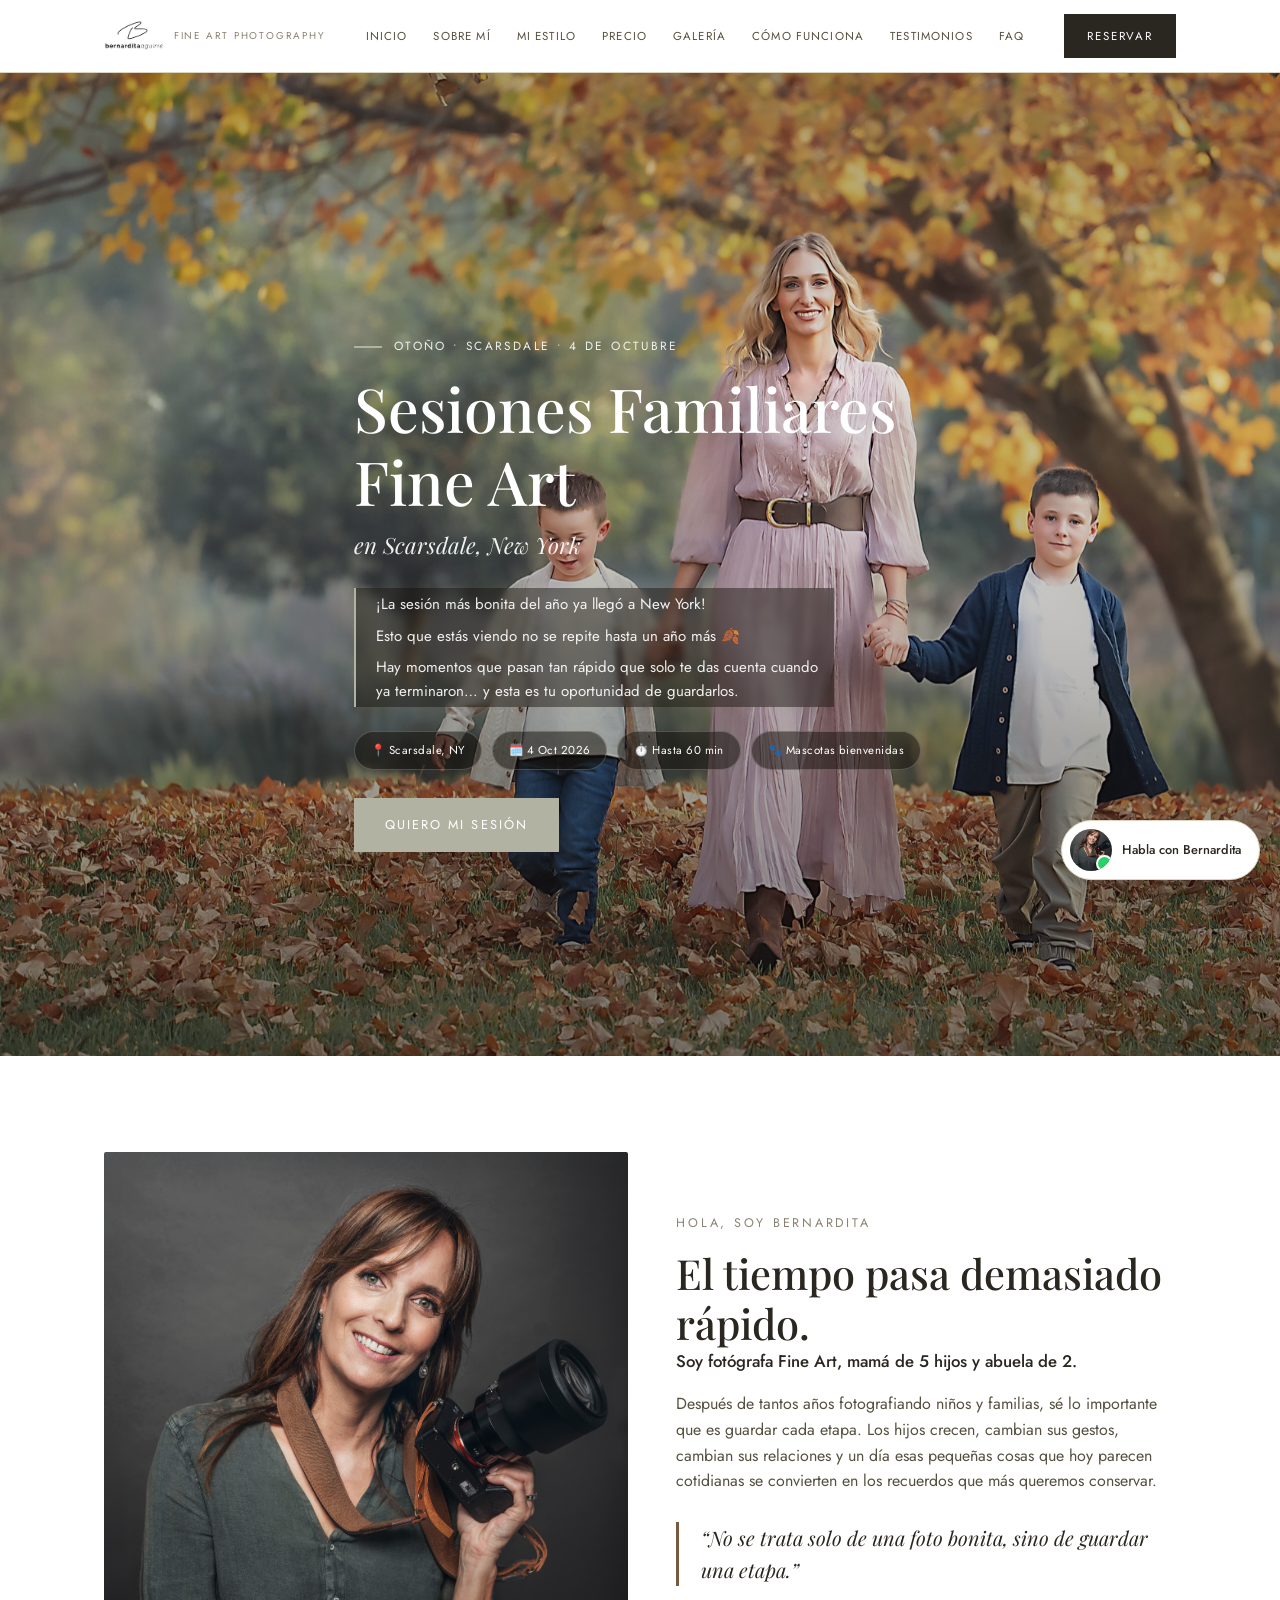
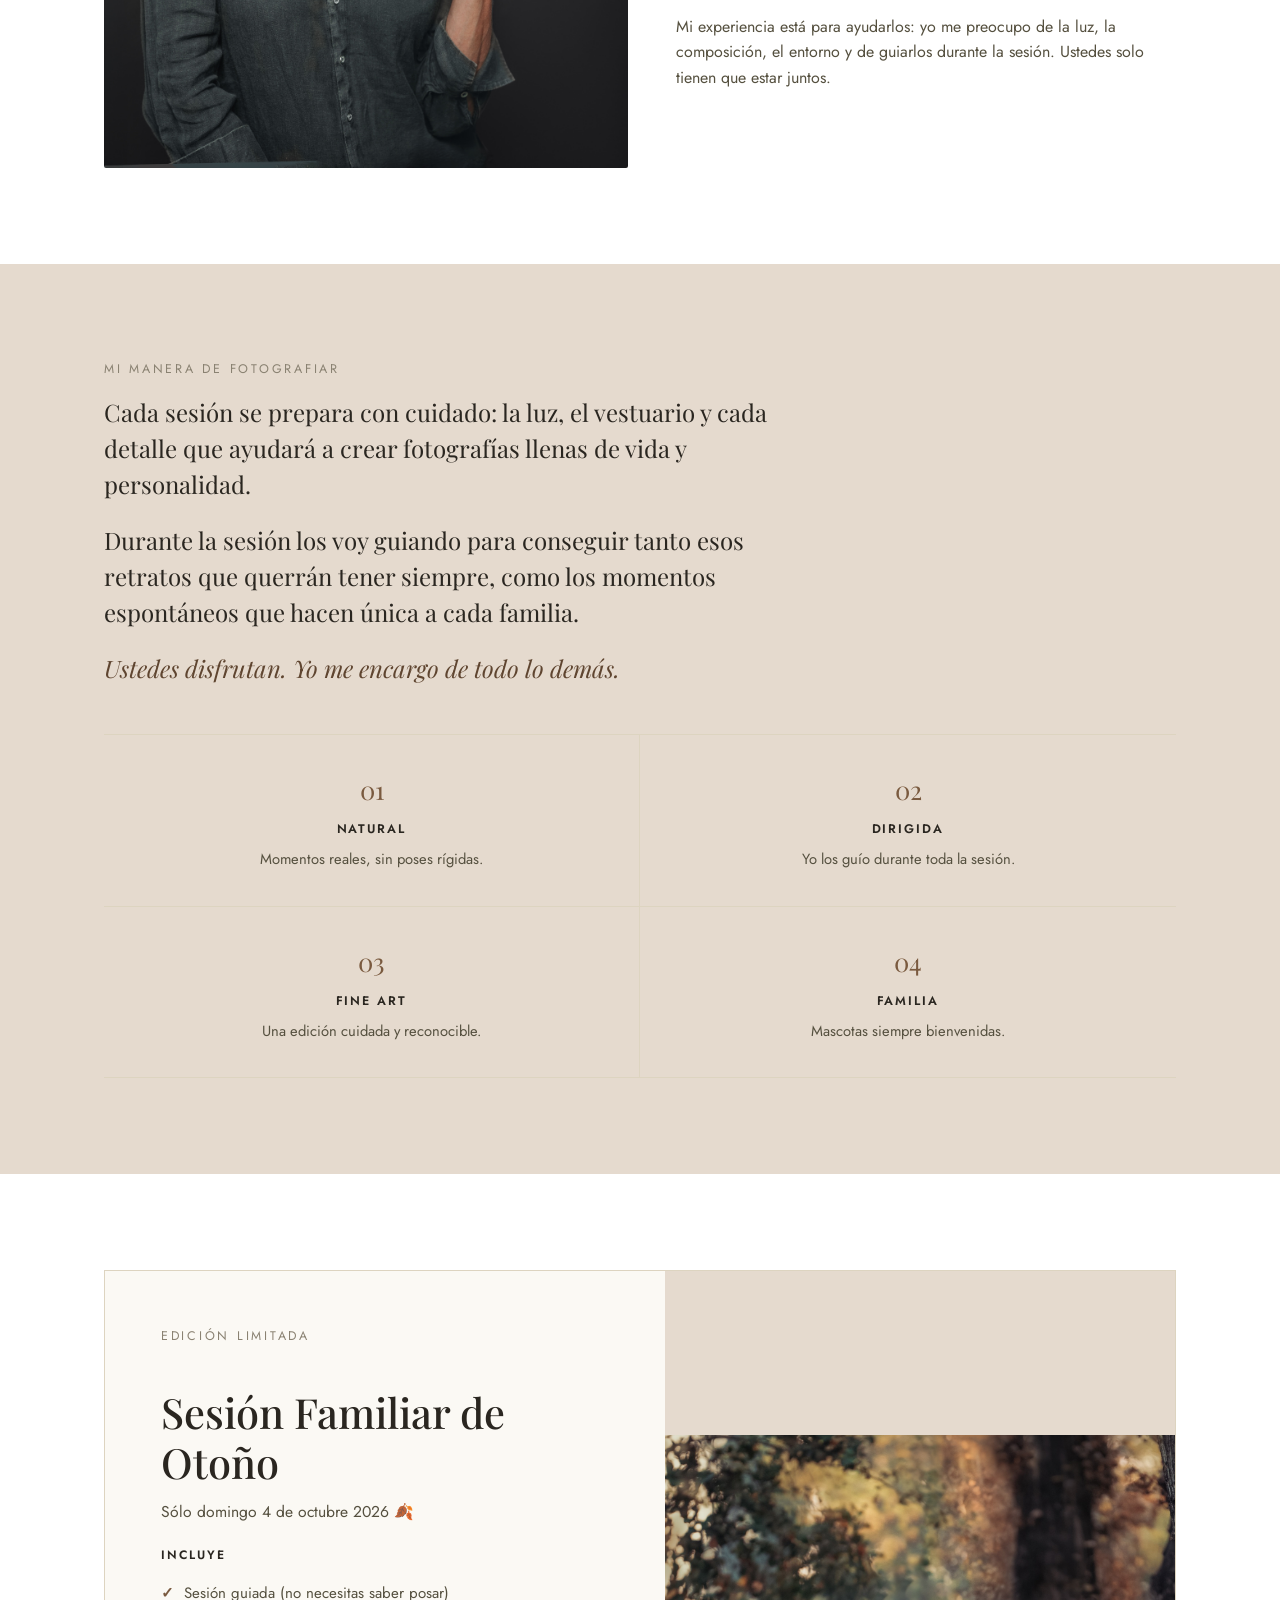
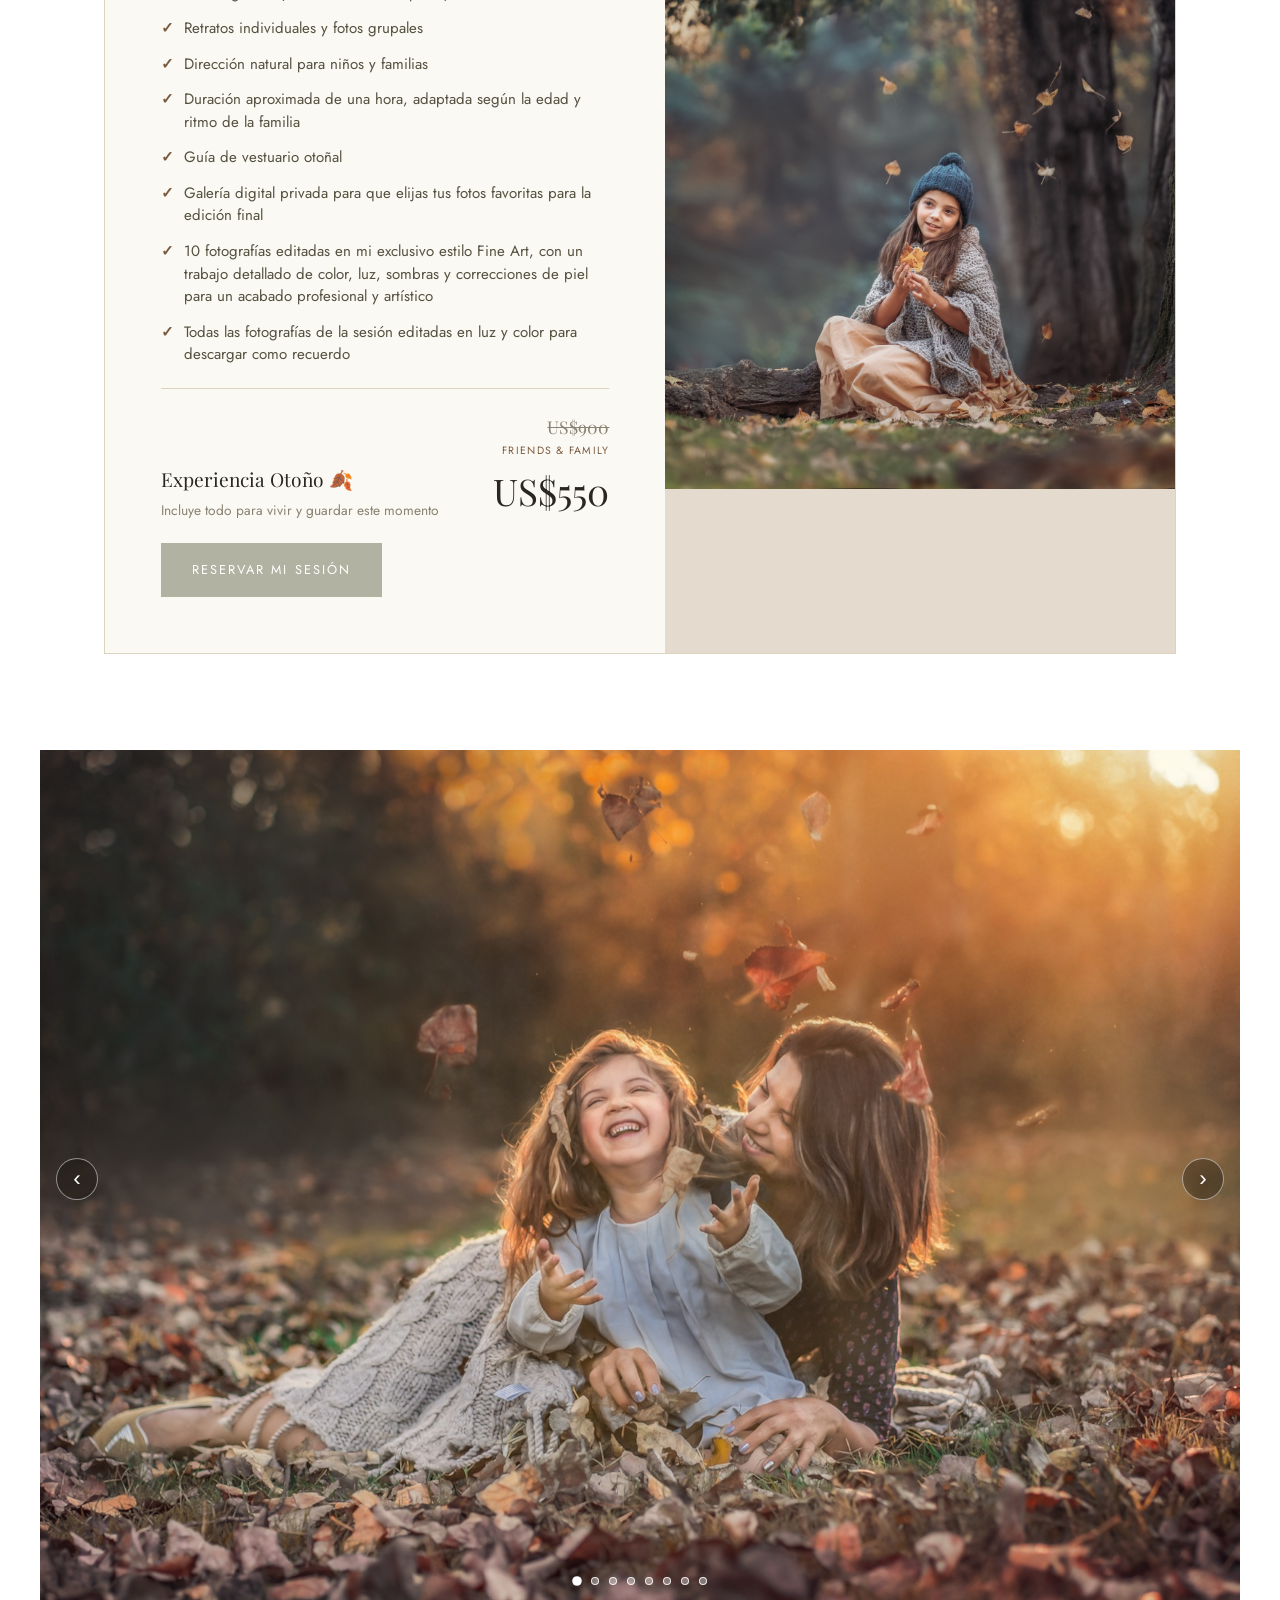
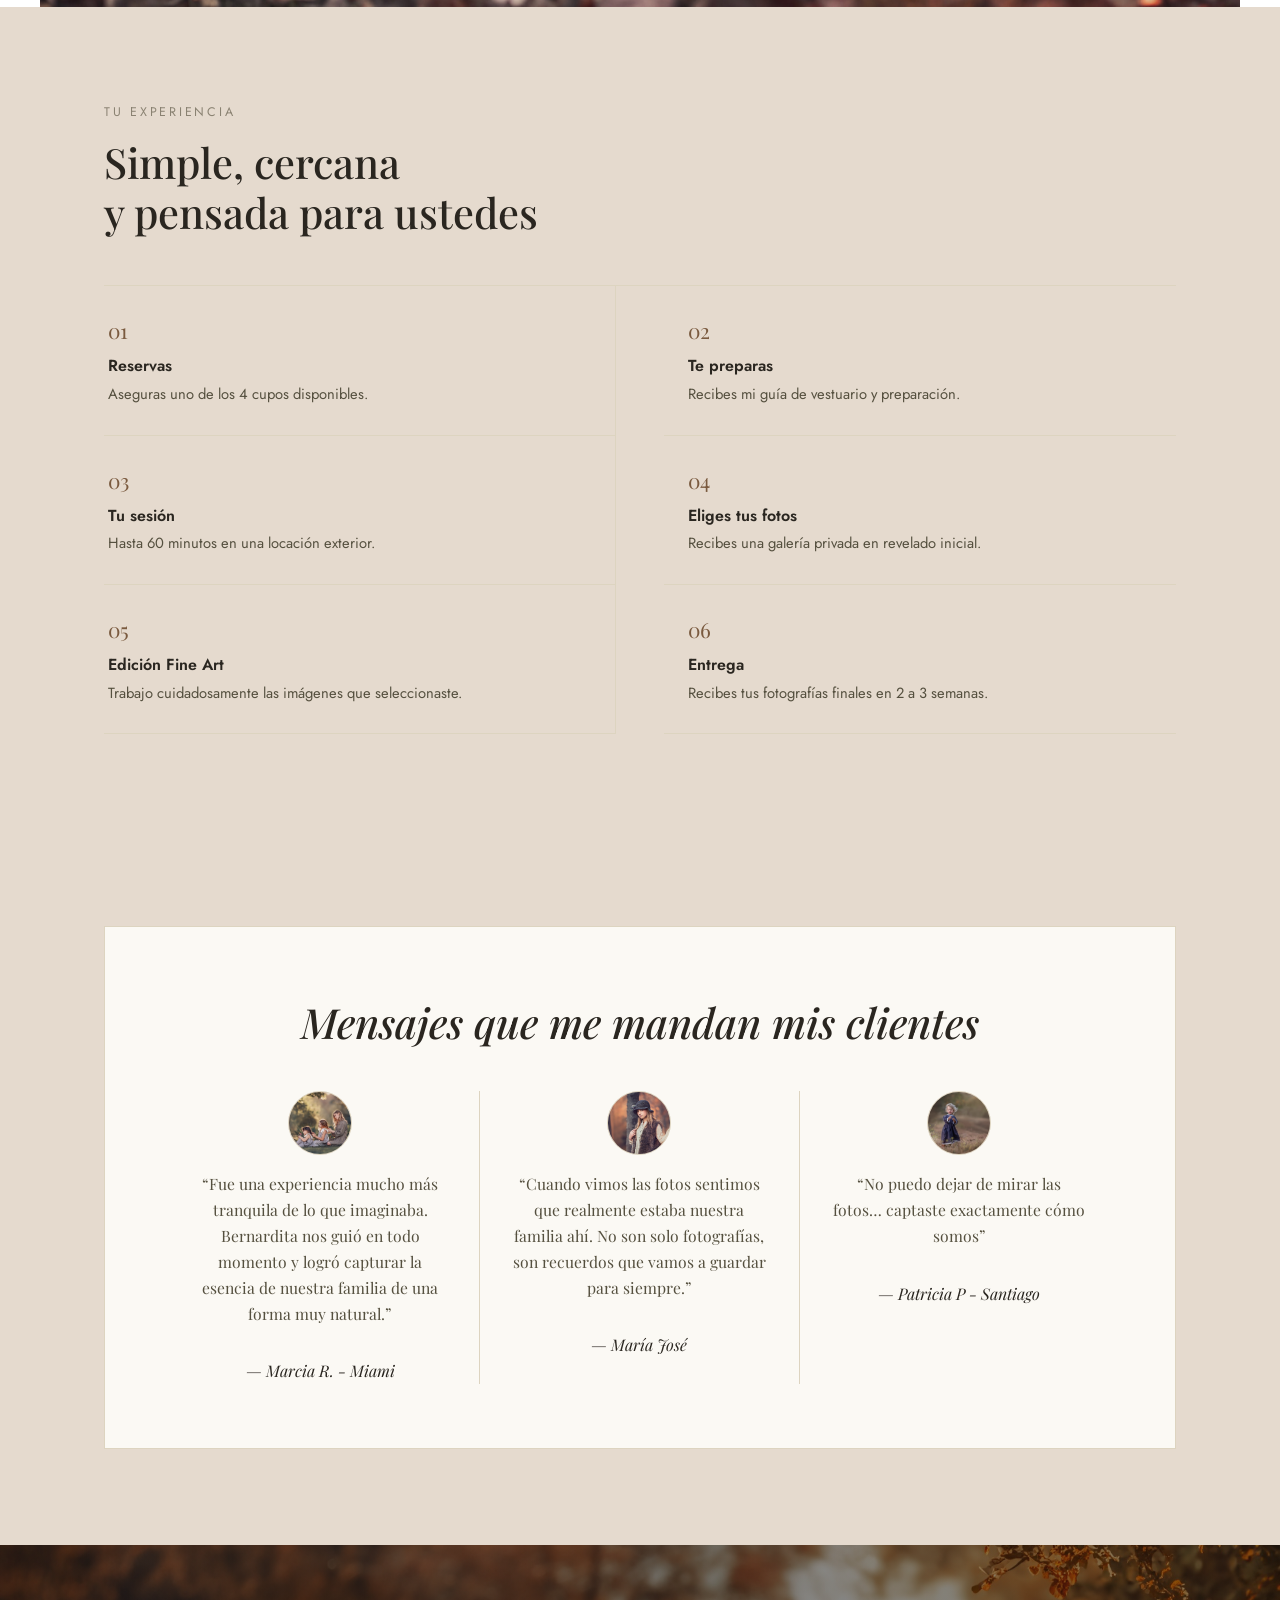
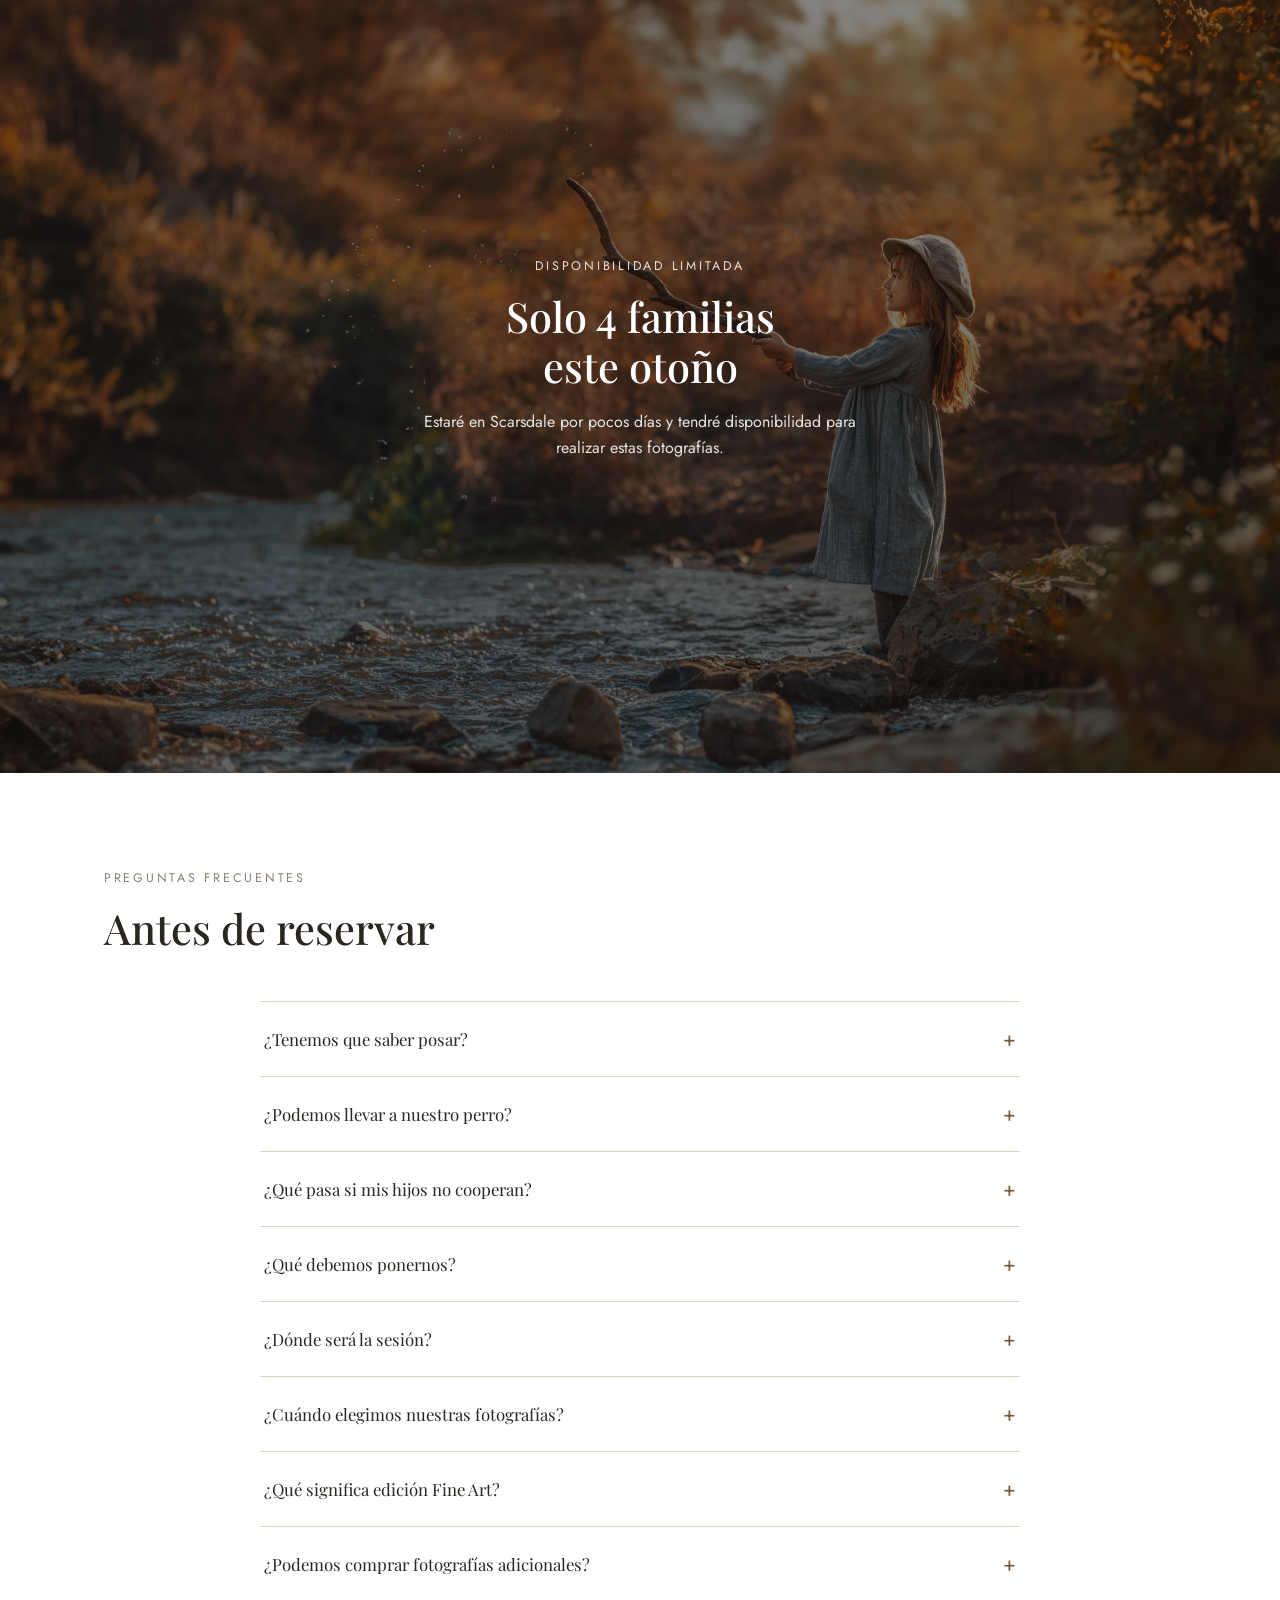
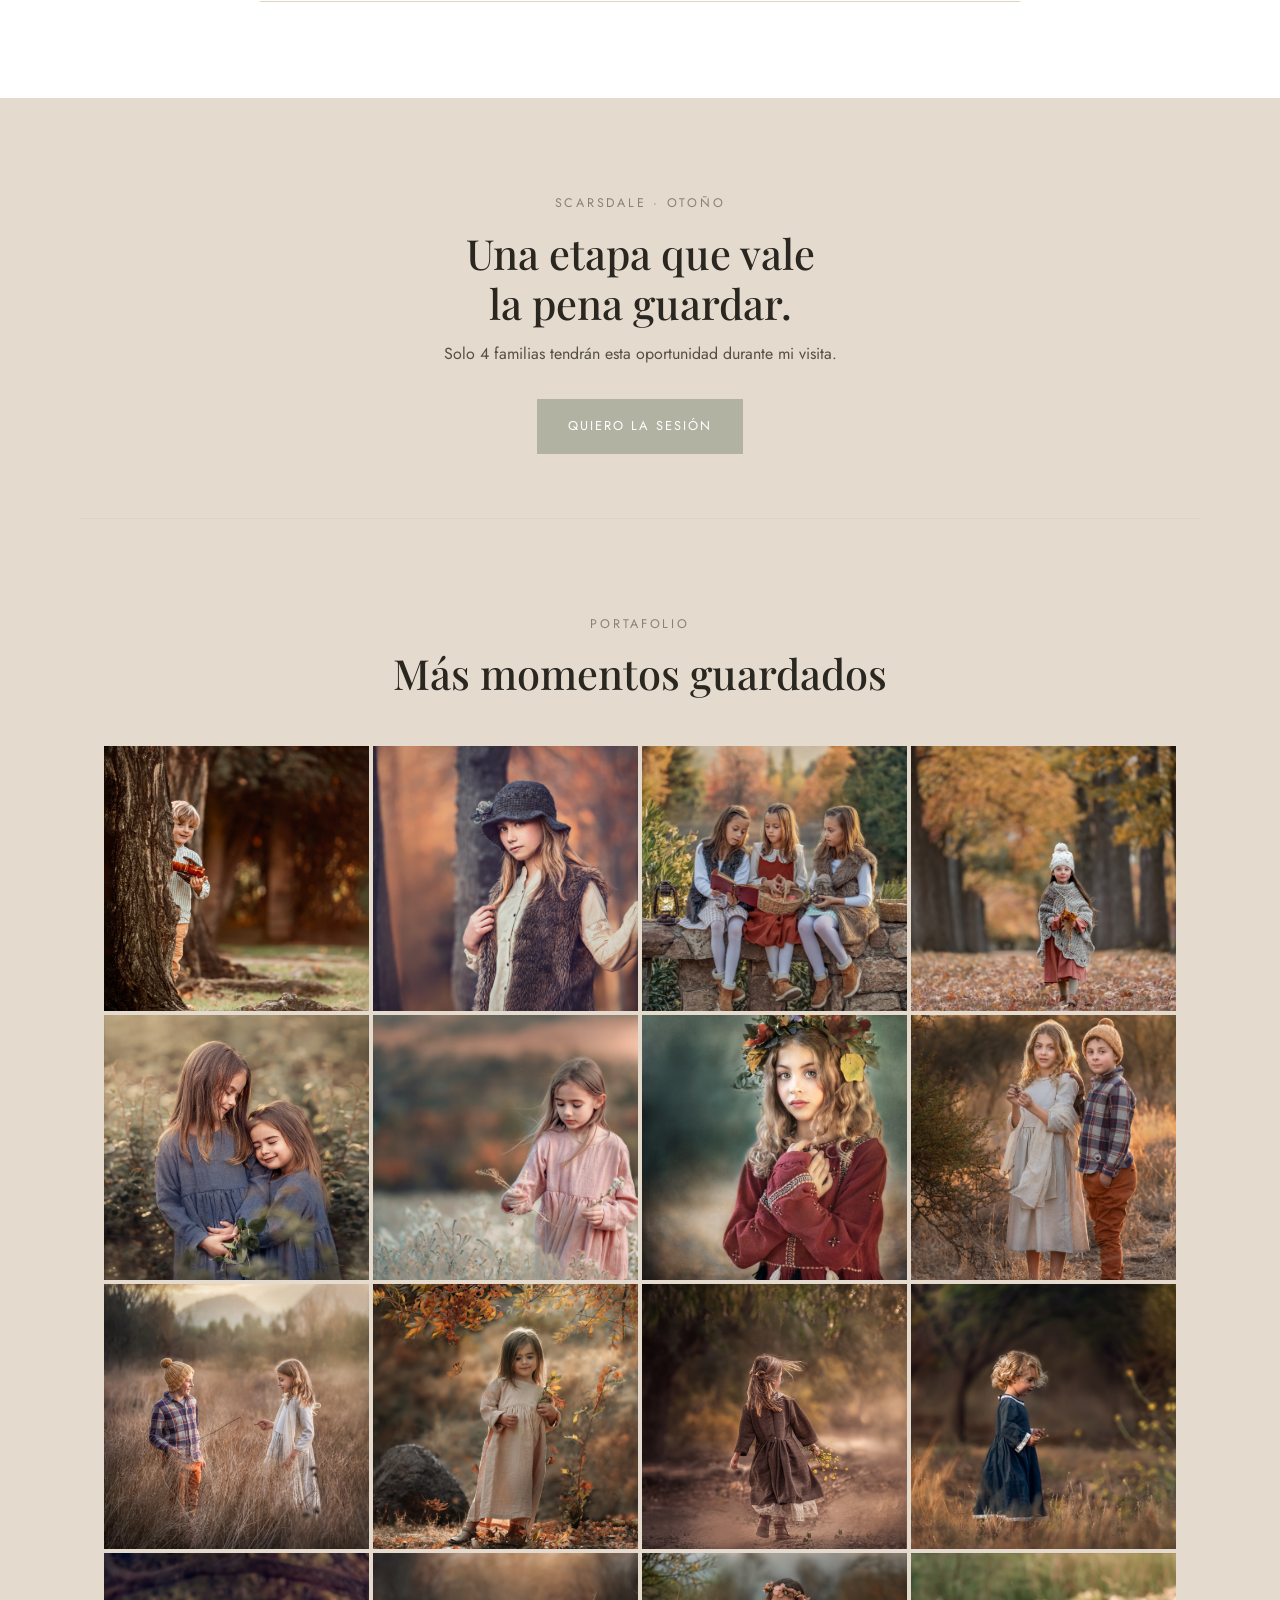
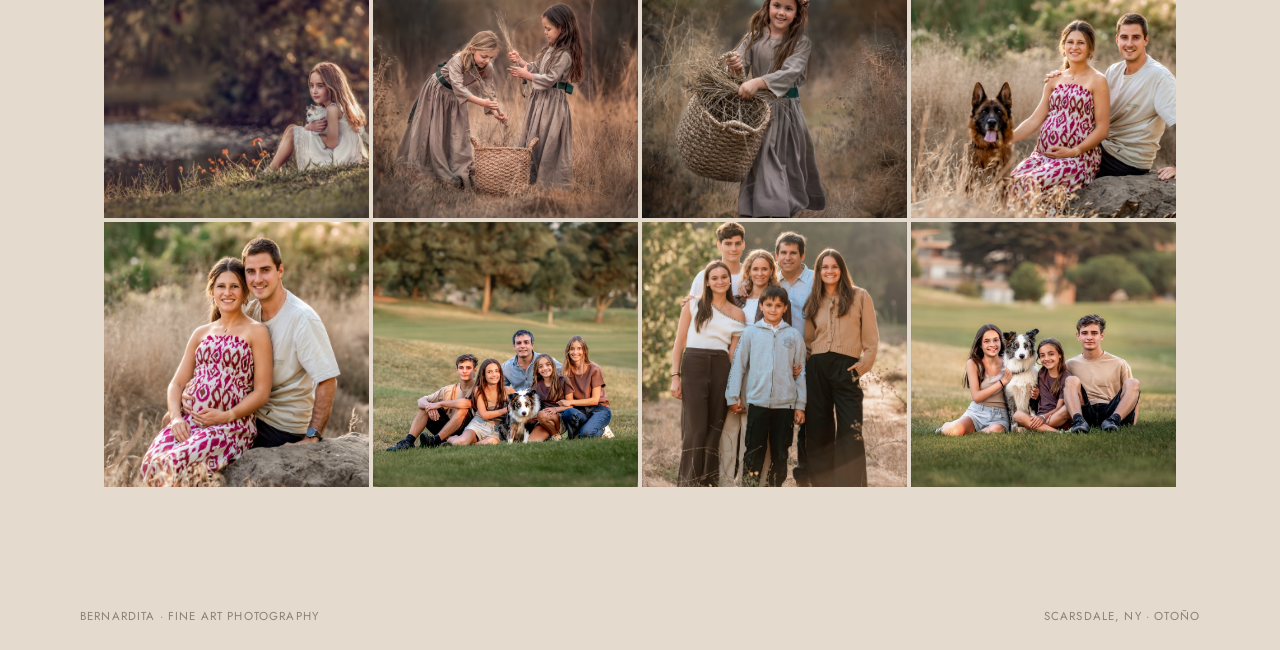
<file: index.html>
<!doctype html>
<html lang="es">
<head>
<meta charset="UTF-8" />
<meta name="viewport" content="width=device-width, initial-scale=1.0" />
<title>Sesiones Fine Art — Bernardita Aguirre</title>
<meta name="description" content="Sesiones Fine Art en Scarsdale, New York, este otoño. Solo 4 familias. Fotografías reales de una etapa que no volverá a repetirse." />
<link rel="preconnect" href="https://fonts.googleapis.com" />
<link rel="preconnect" href="https://fonts.gstatic.com" crossorigin />
<link href="https://fonts.googleapis.com/css2?family=Playfair+Display:ital,wght@0,400;0,500;0,600;1,500&family=Jost:wght@400;500;600&display=swap" rel="stylesheet" />
<link rel="stylesheet" href="css/styles.css" />
</head>
<body>

<!-- ============ HEADER ============ -->
<header class="site-header">
  <div class="container site-header-inner">
    <a href="#inicio" class="brand">
      <img src="images/logo.png" alt="Bernardita Aguirre" />
      <span class="brand-text">
        <span class="brand-sub">Fine Art Photography</span>
      </span>
    </a>

    <nav class="nav" id="site-nav">
      <a href="#inicio">Inicio</a>
      <a href="#sobre-mi">Sobre mí</a>
      <a href="#estilo">Mi estilo</a>
      <a href="#colecciones">Precio</a>
      <a href="#galeria">Galería</a>
      <a href="#experiencia">Cómo funciona</a>
      <a href="#testimonios">Testimonios</a>
      <a href="#faq">FAQ</a>
    </nav>

    <div class="site-header-actions">
      <a href="reservar.html" class="btn btn-dark nav-reserve">Reservar</a>
      <button class="nav-toggle" id="nav-toggle" type="button" aria-label="Abrir menú" aria-expanded="false" aria-controls="site-nav">
        <span></span><span></span><span></span>
      </button>
    </div>
  </div>
</header>

<!-- ============ HERO ============ -->
<section class="hero" id="inicio">
  <div class="hero-media">
    <img src="images/hero.jpg" alt="Mamá caminando con sus dos hijos entre hojas de otoño" loading="eager" />
  </div>
  <div class="container hero-inner">
    <span class="hero-kicker"><span class="hero-kicker-dash"></span>Otoño • Scarsdale • 4 de Octubre</span>
    <h1>Sesiones Familiares<br />Fine Art</h1>
    <p class="hero-subtitle">en Scarsdale, New York</p>

    <div class="hero-note">
      <p>¡La sesión más bonita del año ya llegó a New York!<br />
        Esto que estás viendo no se repite hasta un año más 🍂<br />
        Hay momentos que pasan tan rápido que solo te das cuenta cuando ya terminaron&hellip; y esta es tu oportunidad de guardarlos.</p>
    </div>

    <div class="hero-badges">
      <span class="hero-badge">📍 Scarsdale, NY</span>
      <span class="hero-badge">🗓️ 4 Oct 2026</span>
      <span class="hero-badge">⏱️ Hasta 60 min</span>
      <span class="hero-badge">🐾 Mascotas bienvenidas</span>
    </div>

    <a href="reservar.html" class="btn btn-primary hero-cta">Quiero mi sesión</a>
  </div>
</section>

<!-- ============ SOBRE MÍ ============ -->
<section class="about" id="sobre-mi">
  <div class="container">
    <div class="about-photo">
      <img src="images/about.jpg" alt="Bernardita Aguirre, fotógrafa Fine Art, con su cámara" loading="lazy" />
    </div>
    <div class="about-body">
      <span class="kicker">Hola, soy Bernardita</span>
      <h2>El tiempo pasa demasiado rápido.</h2>
      <p class="role">Soy fotógrafa Fine Art, mamá de 5 hijos y abuela de 2.</p>
      <p>Después de tantos años fotografiando niños y familias, sé lo importante que es guardar cada etapa. Los hijos crecen, cambian sus gestos, cambian sus relaciones y un día esas pequeñas cosas que hoy parecen cotidianas se convierten en los recuerdos que más queremos conservar.</p>
      <blockquote>&ldquo;No se trata solo de una foto bonita, sino de guardar una etapa.&rdquo;</blockquote>
      <p>Mi experiencia está para ayudarlos: yo me preocupo de la luz, la composición, el entorno y de guiarlos durante la sesión. Ustedes solo tienen que estar juntos.</p>
    </div>
  </div>
</section>

<!-- ============ MI MANERA DE FOTOGRAFIAR ============ -->
<section class="style-section" id="estilo">
  <div class="container">
    <div class="section-head">
      <span class="kicker">Mi manera de fotografiar</span>
      <p class="style-lead">Cada sesión se prepara con cuidado: la luz, el vestuario y cada detalle que ayudará a crear fotografías llenas de vida y personalidad.</p>
      <p class="style-lead">Durante la sesión los voy guiando para conseguir tanto esos retratos que querrán tener siempre, como los momentos espontáneos que hacen única a cada familia.</p>
      <p class="style-lead style-lead-emphasis">Ustedes disfrutan. Yo me encargo de todo lo demás.</p>
    </div>
    <div class="feature-grid">
      <div class="feature">
        <span class="feature-num">01</span>
        <div class="feature-title">Natural</div>
        <p>Momentos reales, sin poses rígidas.</p>
      </div>
      <div class="feature">
        <span class="feature-num">02</span>
        <div class="feature-title">Dirigida</div>
        <p>Yo los guío durante toda la sesión.</p>
      </div>
      <div class="feature">
        <span class="feature-num">03</span>
        <div class="feature-title">Fine Art</div>
        <p>Una edición cuidada y reconocible.</p>
      </div>
      <div class="feature">
        <span class="feature-num">04</span>
        <div class="feature-title">Familia</div>
        <p>Mascotas siempre bienvenidas.</p>
      </div>
    </div>
  </div>
</section>

<!-- ============ SESIÓN / PRECIO ============ -->
<section class="pricing" id="colecciones">
  <div class="container">
    <div class="offer">
      <div class="offer-body">
        <span class="kicker">Edición limitada</span>
        <h2>Sesión Familiar de Otoño</h2>
        <p class="offer-date">Sólo domingo 4 de octubre 2026 🍂</p>

        <div class="offer-includes">
          <span class="offer-includes-label">Incluye</span>
          <ul class="offer-list">
            <li>Sesión guiada (no necesitas saber posar)</li>
            <li>Retratos individuales y fotos grupales</li>
            <li>Dirección natural para niños y familias</li>
            <li>Duración aproximada de una hora, adaptada según la edad y ritmo de la familia</li>
            <li>Guía de vestuario otoñal</li>
            <li>Galería digital privada para que elijas tus fotos favoritas para la edición final</li>
            <li>10 fotografías editadas en mi exclusivo estilo Fine Art, con un trabajo detallado de color, luz, sombras y correcciones de piel para un acabado profesional y artístico</li>
            <li>Todas las fotografías de la sesión editadas en luz y color para descargar como recuerdo</li>
          </ul>
        </div>

        <div class="offer-price-row">
          <div>
            <span class="offer-plan-name">Experiencia Otoño 🍂</span>
            <span class="offer-tagline">Incluye todo para vivir y guardar este momento</span>
          </div>
          <div class="offer-price-wrap">
            <span class="offer-price-old">US$900</span>
            <span class="offer-price-badge">Friends &amp; Family</span>
            <span class="offer-price">US$550</span>
          </div>
        </div>

        <a href="reservar.html" class="btn btn-primary">Reservar mi sesión</a>
      </div>
      <div class="offer-photo">
        <img src="images/offer.jpg" alt="Niña sosteniendo una hoja mientras caen hojas de otoño a su alrededor" loading="lazy" />
      </div>
    </div>
  </div>
</section>

<!-- ============ GALERÍA ============ -->
<section class="gallery" id="galeria">
  <div class="carousel" data-interval="2800">
    <div class="carousel-track">
      <figure class="carousel-slide is-active">
        <img src="images/carousel-1.jpg" alt="Mamá e hija riendo mientras caen hojas de otoño" loading="eager" />
      </figure>
      <figure class="carousel-slide">
        <img src="images/gallery-1.jpg" alt="Niña jugando con una vara junto a un río en otoño" loading="lazy" />
      </figure>
      <figure class="carousel-slide">
        <img src="images/gallery-3.jpg" alt="Dos hermanas lanzando hojas de otoño al aire" loading="lazy" />
      </figure>
      <figure class="carousel-slide">
        <img src="images/carousel-4.jpg" alt="Dos hermanas caminando de la mano por un camino de tierra" loading="lazy" />
      </figure>
      <figure class="carousel-slide">
        <img src="images/carousel-5.jpg" alt="Niña junto a su perro en un día de otoño" loading="lazy" />
      </figure>
      <figure class="carousel-slide">
        <img src="images/carousel-6.jpg" alt="Niño sentado sobre un tronco junto al río" loading="lazy" />
      </figure>
      <figure class="carousel-slide">
        <img src="images/gallery-2.jpg" alt="Dos hermanos recostados entre hojas de otoño" loading="lazy" />
      </figure>
      <figure class="carousel-slide">
        <img src="images/carousel-8.jpg" alt="Mamá leyendo un cuento con sus dos hijas en el campo" loading="lazy" />
      </figure>
    </div>
    <div class="carousel-dots">
      <button class="carousel-dot is-active" type="button" data-index="0" aria-label="Foto 1"></button>
      <button class="carousel-dot" type="button" data-index="1" aria-label="Foto 2"></button>
      <button class="carousel-dot" type="button" data-index="2" aria-label="Foto 3"></button>
      <button class="carousel-dot" type="button" data-index="3" aria-label="Foto 4"></button>
      <button class="carousel-dot" type="button" data-index="4" aria-label="Foto 5"></button>
      <button class="carousel-dot" type="button" data-index="5" aria-label="Foto 6"></button>
      <button class="carousel-dot" type="button" data-index="6" aria-label="Foto 7"></button>
      <button class="carousel-dot" type="button" data-index="7" aria-label="Foto 8"></button>
    </div>
    <button class="carousel-arrow carousel-arrow-prev" type="button" aria-label="Foto anterior">&#8249;</button>
    <button class="carousel-arrow carousel-arrow-next" type="button" aria-label="Foto siguiente">&#8250;</button>
  </div>
</section>

<!-- ============ TU EXPERIENCIA ============ -->
<section class="experience" id="experiencia">
  <div class="container">
    <div class="section-head">
      <span class="kicker">Tu experiencia</span>
      <h2>Simple, cercana<br />y pensada para ustedes</h2>
    </div>
    <div class="timeline">
      <div class="step">
        <span class="step-num">01</span>
        <div class="step-title">Reservas</div>
        <p>Aseguras uno de los 4 cupos disponibles.</p>
      </div>
      <div class="step">
        <span class="step-num">02</span>
        <div class="step-title">Te preparas</div>
        <p>Recibes mi guía de vestuario y preparación.</p>
      </div>
      <div class="step">
        <span class="step-num">03</span>
        <div class="step-title">Tu sesión</div>
        <p>Hasta 60 minutos en una locación exterior.</p>
      </div>
      <div class="step">
        <span class="step-num">04</span>
        <div class="step-title">Eliges tus fotos</div>
        <p>Recibes una galería privada en revelado inicial.</p>
      </div>
      <div class="step">
        <span class="step-num">05</span>
        <div class="step-title">Edición Fine Art</div>
        <p>Trabajo cuidadosamente las imágenes que seleccionaste.</p>
      </div>
      <div class="step">
        <span class="step-num">06</span>
        <div class="step-title">Entrega</div>
        <p>Recibes tus fotografías finales en 2 a 3 semanas.</p>
      </div>
    </div>
  </div>
</section>

<!-- ============ TESTIMONIOS ============ -->
<section class="testimonials" id="testimonios">
  <div class="container">
    <div class="testimonials-card">
      <h2 class="testimonials-title">Mensajes que me mandan mis clientes</h2>
      <div class="testimonials-grid">
        <div class="testimonial">
          <div class="testimonial-avatar">
            <img src="images/testimonial-1.jpg" alt="" style="object-position: 78% 30%;" />
          </div>
          <p class="testimonial-quote">&ldquo;Fue una experiencia mucho más tranquila de lo que imaginaba. Bernardita nos guió en todo momento y logró capturar la esencia de nuestra familia de una forma muy natural.&rdquo;</p>
          <p class="testimonial-name">— Marcia R. - Miami</p>
        </div>
        <div class="testimonial">
          <div class="testimonial-avatar">
            <img src="images/testimonial-2.jpg" alt="" style="object-position: 55% 35%;" />
          </div>
          <p class="testimonial-quote">&ldquo;Cuando vimos las fotos sentimos que realmente estaba nuestra familia ahí. No son solo fotografías, son recuerdos que vamos a guardar para siempre.&rdquo;</p>
          <p class="testimonial-name">— María José</p>
        </div>
        <div class="testimonial">
          <div class="testimonial-avatar">
            <img src="images/testimonial-3.jpg" alt="" style="object-position: 50% 20%;" />
          </div>
          <p class="testimonial-quote">&ldquo;No puedo dejar de mirar las fotos&hellip; captaste exactamente cómo somos&rdquo;</p>
          <p class="testimonial-name">— Patricia P - Santiago</p>
        </div>
      </div>
    </div>
  </div>
</section>

<!-- ============ DISPONIBILIDAD LIMITADA ============ -->
<section class="availability">
  <div class="container">
    <span class="kicker">Disponibilidad limitada</span>
    <h2>Solo 4 familias<br />este otoño</h2>
    <p>Estaré en Scarsdale por pocos días y tendré disponibilidad para realizar estas fotografías.</p>
  </div>
</section>

<!-- ============ FAQ ============ -->
<section class="faq" id="faq">
  <div class="container">
    <div class="section-head">
      <span class="kicker">Preguntas frecuentes</span>
      <h2>Antes de reservar</h2>
    </div>
    <div class="faq-list">

      <div class="faq-item">
        <button class="faq-question" type="button">
          <span>¿Tenemos que saber posar?</span>
          <span class="icon">+</span>
        </button>
        <div class="faq-answer">
          <p>No. Yo los dirijo con indicaciones simples y naturales durante toda la sesión, así que no necesitan experiencia ni saber posar. Mi trabajo es lograr que se sientan cómodos y que las fotos salgan espontáneas.</p>
        </div>
      </div>

      <div class="faq-item">
        <button class="faq-question" type="button">
          <span>¿Podemos llevar a nuestro perro?</span>
          <span class="icon">+</span>
        </button>
        <div class="faq-answer">
          <p>Sí, las mascotas son bienvenidas. Muchas familias eligen incluir a su perro o gato en algunas de las fotos, y con gusto los incorporamos a la sesión.</p>
        </div>
      </div>

      <div class="faq-item">
        <button class="faq-question" type="button">
          <span>¿Qué pasa si mis hijos no cooperan?</span>
          <span class="icon">+</span>
        </button>
        <div class="faq-answer">
          <p>Es completamente normal, sobre todo con los más pequeños. Tengo experiencia trabajando con niños y adapto la sesión a su ritmo y su ánimo del día, buscando momentos genuinos en vez de forzar poses.</p>
        </div>
      </div>

      <div class="faq-item">
        <button class="faq-question" type="button">
          <span>¿Qué debemos ponernos?</span>
          <span class="icon">+</span>
        </button>
        <div class="faq-answer">
          <p>Al reservar te envío una guía de vestuario con paleta de colores y sugerencias según la colección elegida, para que toda la familia luzca coordinada sin verse forzada.</p>
        </div>
      </div>

      <div class="faq-item">
        <button class="faq-question" type="button">
          <span>¿Dónde será la sesión?</span>
          <span class="icon">+</span>
        </button>
        <div class="faq-answer">
          <p>En una locación exterior en Scarsdale, elegida por mí para aprovechar la luz y los colores del otoño. La dirección exacta se confirma antes de la sesión según el horario y el clima. Si lo prefieren, también puedo ir a su casa a realizar la sesión.</p>
        </div>
      </div>

      <div class="faq-item">
        <button class="faq-question" type="button">
          <span>¿Cuándo elegimos nuestras fotografías?</span>
          <span class="icon">+</span>
        </button>
        <div class="faq-answer">
          <p>Una semana después de la sesión recibirán una galería privada con las imágenes en revelado inicial, donde eligen sus favoritas según la cantidad incluida en su colección.</p>
        </div>
      </div>

      <div class="faq-item">
        <button class="faq-question" type="button">
          <span>¿Qué significa edición Fine Art?</span>
          <span class="icon">+</span>
        </button>
        <div class="faq-answer">
          <p>Es la etapa final de mi proceso creativo, cuando le doy mi estilo único y elegante a las fotos. Es una edición artesanal y cuidada, imagen por imagen, donde trabajo la luz, el color y los detalles a mano para lograr un estilo atemporal y reconocible, muy distinto a un ajuste automático, dejando las fotos listas para su impresión en papel Fine Art.</p>
        </div>
      </div>

      <div class="faq-item">
        <button class="faq-question" type="button">
          <span>¿Podemos comprar fotografías adicionales?</span>
          <span class="icon">+</span>
        </button>
        <div class="faq-answer">
          <p>Sí. Además de las fotografías incluidas en tu colección, puedes adquirir imágenes adicionales de tu galería de selección por separado. También puedes mandar a hacer Fine Art prints, ampliaciones y photobooks.</p>
        </div>
      </div>

    </div>
  </div>
</section>

<!-- ============ CTA FINAL + FOOTER ============ -->
<section class="final-cta">
  <div class="container">
    <span class="kicker">Scarsdale · Otoño</span>
    <h2>Una etapa que vale<br />la pena guardar.</h2>
    <p>Solo 4 familias tendrán esta oportunidad durante mi visita.</p>
    <a href="reservar.html" class="btn btn-primary">Quiero la sesión</a>
  </div>
</section>

<!-- ============ GALERÍA COMPLETA ============ -->
<section class="full-gallery" id="galeria-completa">
  <div class="container">
    <div class="section-head center">
      <span class="kicker">Portafolio</span>
      <h2>Más momentos guardados</h2>
    </div>
    <div class="full-gallery-grid">
      <a class="full-gallery-item" href="images/grid-1.jpg" target="_blank">
        <img src="images/grid-1.jpg" alt="Niño asomado detrás de un árbol con un avión de juguete" loading="lazy" />
      </a>
      <a class="full-gallery-item" href="images/grid-2.jpg" target="_blank">
        <img src="images/grid-2.jpg" alt="Niña con gorro de lana y chaleco de piel entre los árboles" loading="lazy" />
      </a>
      <a class="full-gallery-item" href="images/grid-3.jpg" target="_blank">
        <img src="images/grid-3.jpg" alt="Tres hermanas sentadas en un muro de piedra leyendo un libro" loading="lazy" />
      </a>
      <a class="full-gallery-item" href="images/grid-4.jpg" target="_blank">
        <img src="images/grid-4.jpg" alt="Niña con poncho caminando por un sendero de árboles en otoño" loading="lazy" />
      </a>
      <a class="full-gallery-item" href="images/grid-5.jpg" target="_blank">
        <img src="images/grid-5.jpg" alt="Dos hermanas abrazadas en un campo, vestidas de azul" loading="lazy" />
      </a>
      <a class="full-gallery-item" href="images/grid-6.jpg" target="_blank">
        <img src="images/grid-6.jpg" alt="Niña con vestido rosa entre flores silvestres" loading="lazy" />
      </a>
      <a class="full-gallery-item" href="images/grid-7.jpg" target="_blank">
        <img src="images/grid-7.jpg" alt="Niña con corona de hojas de otoño, retrato" loading="lazy" />
      </a>
      <a class="full-gallery-item" href="images/grid-8.jpg" target="_blank">
        <img src="images/grid-8.jpg" alt="Hermanos parados juntos en un campo dorado al atardecer" loading="lazy" />
      </a>
      <a class="full-gallery-item" href="images/grid-9.jpg" target="_blank">
        <img src="images/grid-9.jpg" alt="Niño y niña en un pastizal alto, jugando con una vara" loading="lazy" />
      </a>
      <a class="full-gallery-item" href="images/grid-10.jpg" target="_blank">
        <img src="images/grid-10.jpg" alt="Niña sola bajo una rama de otoño, vestido rosa pálido" loading="lazy" />
      </a>
      <a class="full-gallery-item" href="images/grid-11.jpg" target="_blank">
        <img src="images/grid-11.jpg" alt="Niña caminando de espaldas por un sendero con flores amarillas" loading="lazy" />
      </a>
      <a class="full-gallery-item" href="images/grid-12.jpg" target="_blank">
        <img src="images/grid-12.jpg" alt="Niña con vestido azul en un campo dorado" loading="lazy" />
      </a>
      <a class="full-gallery-item" href="images/grid-13.jpg" target="_blank">
        <img src="images/grid-13.jpg" alt="Niña junto a un estanque abrazando a su gato" loading="lazy" />
      </a>
      <a class="full-gallery-item" href="images/grid-14.jpg" target="_blank">
        <img src="images/grid-14.jpg" alt="Dos hermanas juntando ramas secas en una canasta" loading="lazy" />
      </a>
      <a class="full-gallery-item" href="images/grid-15.jpg" target="_blank">
        <img src="images/grid-15.jpg" alt="Niña con corona de flores cargando una canasta de heno" loading="lazy" />
      </a>
      <a class="full-gallery-item" href="images/grid-16.jpg" target="_blank">
        <img src="images/grid-16.jpg" alt="Pareja esperando a su bebé junto a su perro" loading="lazy" />
      </a>
      <a class="full-gallery-item" href="images/grid-17.jpg" target="_blank">
        <img src="images/grid-17.jpg" alt="Pareja esperando a su bebé junto a su perro, retrato" loading="lazy" />
      </a>
      <a class="full-gallery-item" href="images/grid-18.jpg" target="_blank">
        <img src="images/grid-18.jpg" alt="Familia completa sentada en el pasto junto a su perro al atardecer" loading="lazy" />
      </a>
      <a class="full-gallery-item" href="images/grid-19.jpg" target="_blank">
        <img src="images/grid-19.jpg" alt="Familia de seis personas de pie en un campo" loading="lazy" />
      </a>
      <a class="full-gallery-item" href="images/grid-20.jpg" target="_blank">
        <img src="images/grid-20.jpg" alt="Tres hermanos sentados en el pasto junto a su perro" loading="lazy" />
      </a>
    </div>
  </div>
</section>

<footer>
  <div class="container footer-row">
    <span>Bernardita · Fine Art Photography</span>
    <span>Scarsdale, NY · Otoño</span>
  </div>
</footer>

<!-- TODO: reemplazar el número por el WhatsApp real de Bernardita, formato https://wa.me/1XXXXXXXXXX -->
<a href="https://wa.me/1XXXXXXXXXX" class="whatsapp-fab" target="_blank" rel="noopener">
  <span class="whatsapp-fab-avatar">
    <img src="images/about.jpg" alt="" loading="lazy" />
  </span>
  <span class="whatsapp-fab-text">Habla con Bernardita</span>
</a>

<script src="js/main.js"></script>
</body>
</html>
</file>
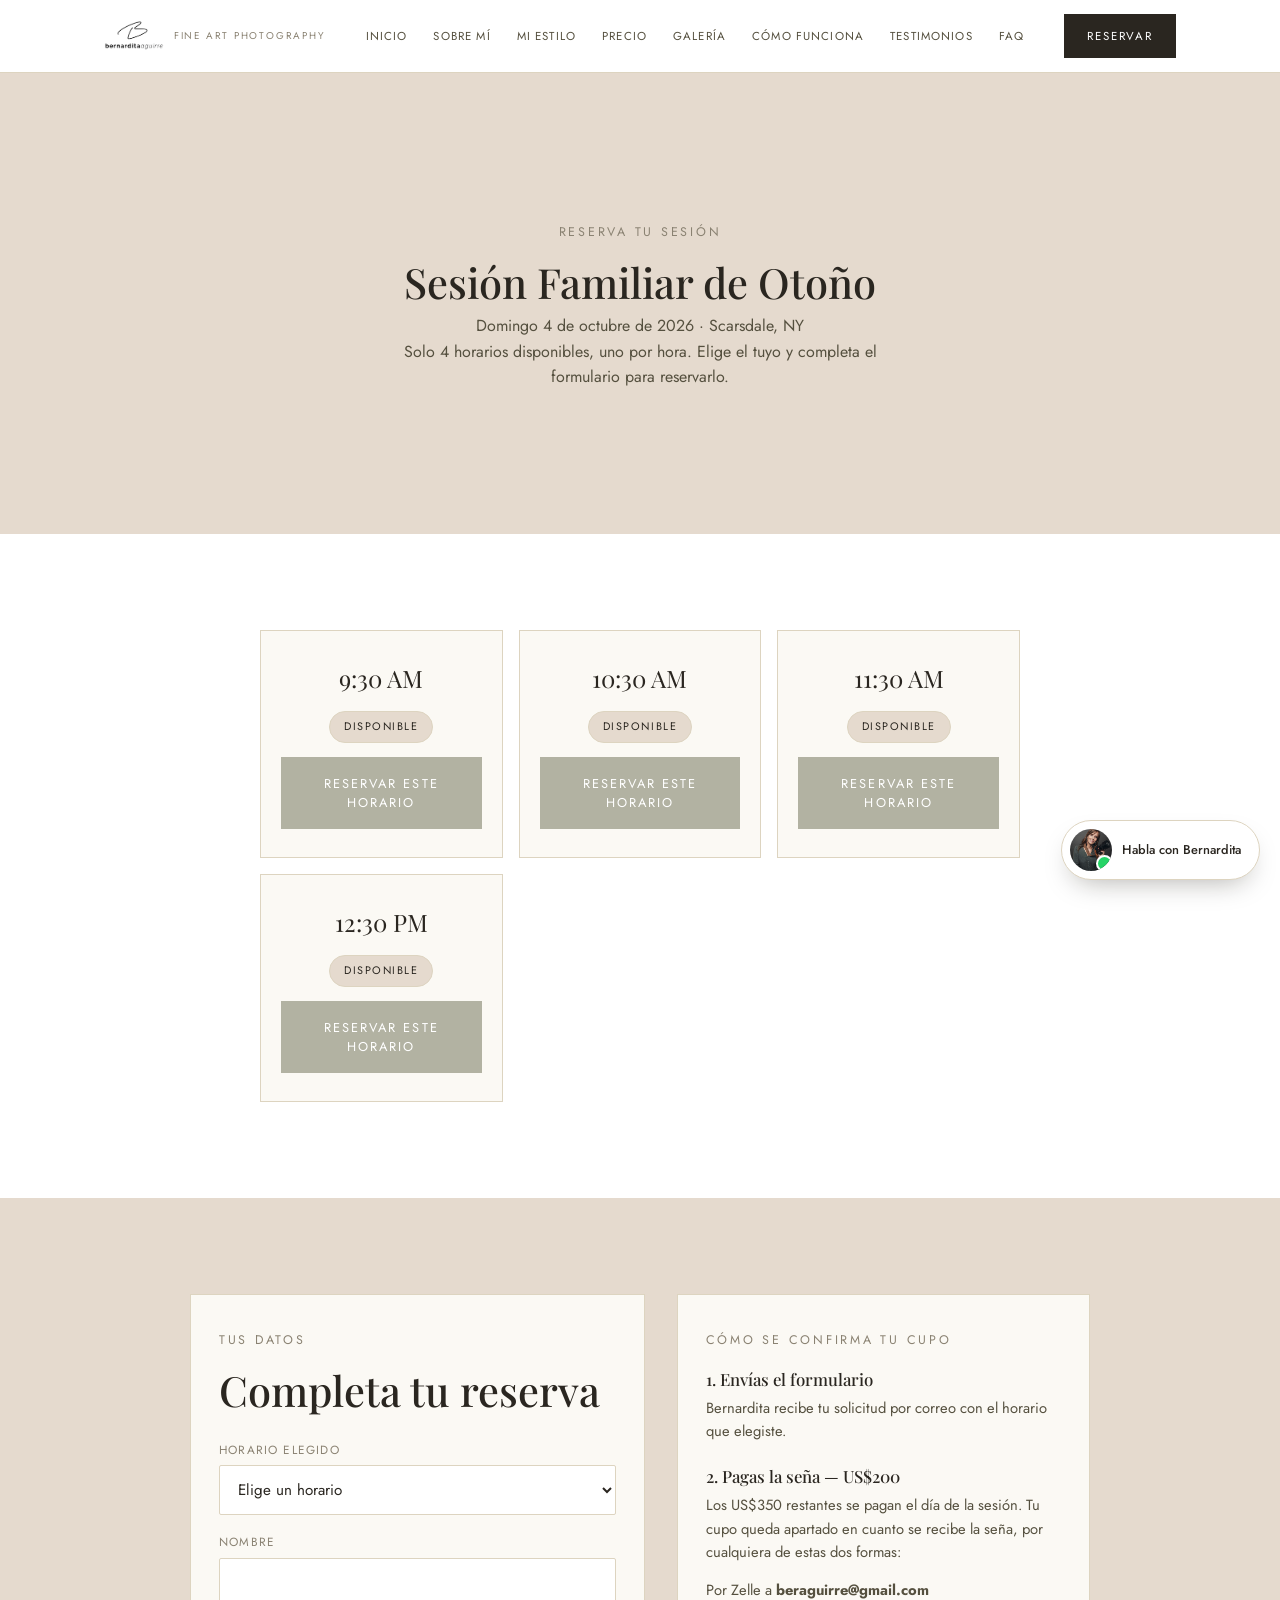
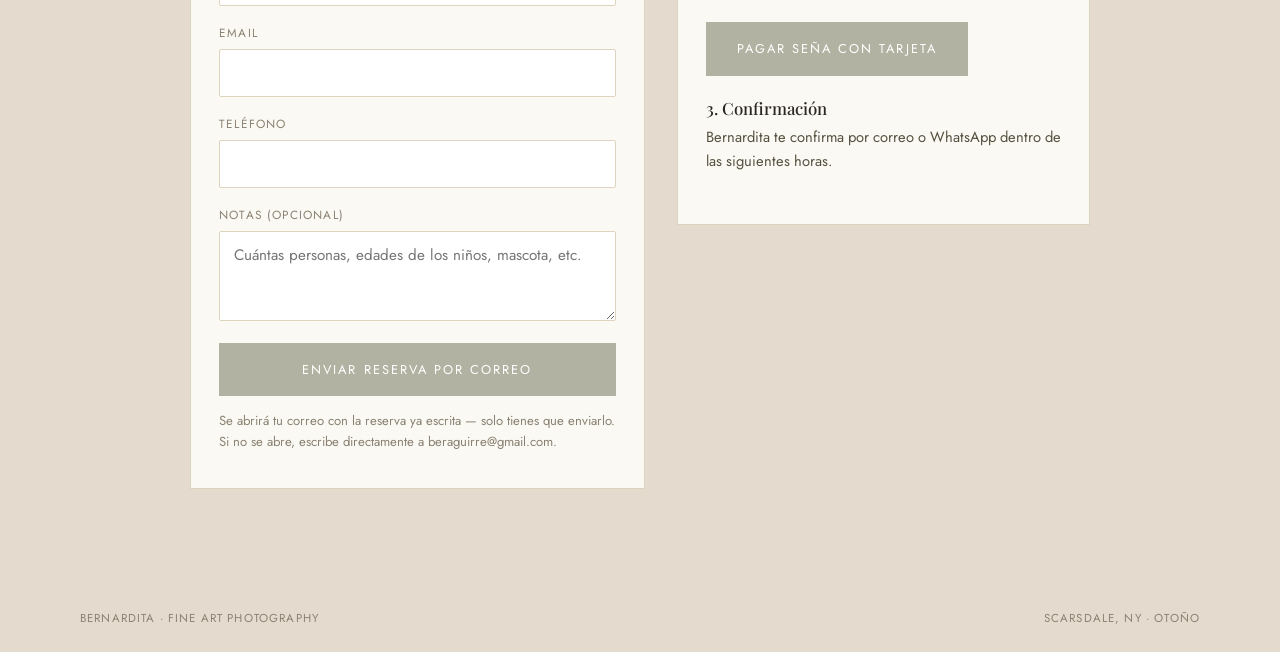
<file: reservar.html>
<!doctype html>
<html lang="es">
<head>
<meta charset="UTF-8" />
<meta name="viewport" content="width=device-width, initial-scale=1.0" />
<title>Reserva tu sesión — Sesiones Fine Art</title>
<meta name="description" content="Reserva tu sesión Fine Art en Scarsdale. Domingo 4 de octubre 2026, solo 4 horarios disponibles." />
<link rel="preconnect" href="https://fonts.googleapis.com" />
<link rel="preconnect" href="https://fonts.gstatic.com" crossorigin />
<link href="https://fonts.googleapis.com/css2?family=Playfair+Display:ital,wght@0,400;0,500;0,600;1,500&family=Jost:wght@400;500;600&display=swap" rel="stylesheet" />
<link rel="stylesheet" href="css/styles.css" />
</head>
<body>

<!-- ============ HEADER ============ -->
<header class="site-header">
  <div class="container site-header-inner">
    <a href="index.html" class="brand">
      <img src="images/logo.png" alt="Bernardita Aguirre" />
      <span class="brand-text">
        <span class="brand-sub">Fine Art Photography</span>
      </span>
    </a>

    <nav class="nav" id="site-nav">
      <a href="index.html">Inicio</a>
      <a href="index.html#sobre-mi">Sobre mí</a>
      <a href="index.html#estilo">Mi estilo</a>
      <a href="index.html#colecciones">Precio</a>
      <a href="index.html#galeria">Galería</a>
      <a href="index.html#experiencia">Cómo funciona</a>
      <a href="index.html#testimonios">Testimonios</a>
      <a href="index.html#faq">FAQ</a>
    </nav>

    <div class="site-header-actions">
      <a href="#horarios" class="btn btn-dark nav-reserve">Reservar</a>
      <button class="nav-toggle" id="nav-toggle" type="button" aria-label="Abrir menú" aria-expanded="false" aria-controls="site-nav">
        <span></span><span></span><span></span>
      </button>
    </div>
  </div>
</header>

<!-- ============ INTRO ============ -->
<section class="booking-intro">
  <div class="container section-head center">
    <span class="kicker">Reserva tu sesión</span>
    <h1>Sesión Familiar de Otoño</h1>
    <p class="booking-intro-text">Domingo 4 de octubre de 2026 · Scarsdale, NY<br />
      Solo 4 horarios disponibles, uno por hora. Elige el tuyo y completa el formulario para reservarlo.</p>
  </div>
</section>

<!-- ============ HORARIOS ============ -->
<!--
  CÓMO MARCAR UN HORARIO COMO RESERVADO (a mano):
  1. En la tarjeta del horario, cambia class="slot-card" por class="slot-card is-reserved".
  2. Cambia el <span class="slot-badge available">Disponible</span> por
     <span class="slot-badge reserved">Reservado</span>.
  3. Reemplaza el botón "Reservar este horario" por <p class="slot-taken-note">Ya reservado</p>.
  4. Quita la <option> correspondiente a ese horario del <select id="horario"> del formulario,
     más abajo, para que no se pueda volver a elegir.
-->
<section class="booking-slots" id="horarios">
  <div class="container">
    <div class="slots-grid">

      <div class="slot-card" data-time="9:30 AM">
        <span class="slot-time">9:30 AM</span>
        <span class="slot-badge available">Disponible</span>
        <button type="button" class="btn btn-primary slot-pick">Reservar este horario</button>
      </div>

      <div class="slot-card" data-time="10:30 AM">
        <span class="slot-time">10:30 AM</span>
        <span class="slot-badge available">Disponible</span>
        <button type="button" class="btn btn-primary slot-pick">Reservar este horario</button>
      </div>

      <div class="slot-card" data-time="11:30 AM">
        <span class="slot-time">11:30 AM</span>
        <span class="slot-badge available">Disponible</span>
        <button type="button" class="btn btn-primary slot-pick">Reservar este horario</button>
      </div>

      <div class="slot-card" data-time="12:30 PM">
        <span class="slot-time">12:30 PM</span>
        <span class="slot-badge available">Disponible</span>
        <button type="button" class="btn btn-primary slot-pick">Reservar este horario</button>
      </div>

    </div>
  </div>
</section>

<!-- ============ FORMULARIO ============ -->
<section class="booking-form-section" id="reservar">
  <div class="container">
    <div class="booking-form-wrap">

      <form class="booking-form" id="booking-form" novalidate>
        <span class="kicker">Tus datos</span>
        <h2>Completa tu reserva</h2>

        <div class="form-field">
          <label for="horario">Horario elegido</label>
          <select id="horario" name="horario" required>
            <option value="" disabled selected>Elige un horario</option>
            <option value="9:30 AM">9:30 AM</option>
            <option value="10:30 AM">10:30 AM</option>
            <option value="11:30 AM">11:30 AM</option>
            <option value="12:30 PM">12:30 PM</option>
          </select>
        </div>

        <div class="form-field">
          <label for="nombre">Nombre</label>
          <input type="text" id="nombre" name="nombre" required />
        </div>

        <div class="form-field">
          <label for="email">Email</label>
          <input type="email" id="email" name="email" required />
        </div>

        <div class="form-field">
          <label for="telefono">Teléfono</label>
          <input type="tel" id="telefono" name="telefono" required />
        </div>

        <div class="form-field">
          <label for="notas">Notas (opcional)</label>
          <textarea id="notas" name="notas" placeholder="Cuántas personas, edades de los niños, mascota, etc."></textarea>
        </div>

        <button type="submit" class="btn btn-primary booking-submit">Enviar reserva por correo</button>
        <p class="booking-form-note">Se abrirá tu correo con la reserva ya escrita — solo tienes que enviarlo. Si no se abre, escribe directamente a <a href="mailto:beraguirre@gmail.com">beraguirre@gmail.com</a>.</p>
      </form>

      <div class="payment-info">
        <span class="kicker">Cómo se confirma tu cupo</span>
        <h3>1. Envías el formulario</h3>
        <p>Bernardita recibe tu solicitud por correo con el horario que elegiste.</p>

        <h3>2. Pagas la seña — US$200</h3>
        <p>Los US$350 restantes se pagan el día de la sesión. Tu cupo queda apartado en cuanto se recibe la seña, por cualquiera de estas dos formas:</p>
        <p>Por Zelle a <strong>beraguirre@gmail.com</strong></p>
        <a href="https://buy.stripe.com/28E14m4a45kj0kLagE67S0f" class="btn btn-primary payment-stripe-btn" target="_blank" rel="noopener">Pagar seña con tarjeta</a>

        <h3>3. Confirmación</h3>
        <p>Bernardita te confirma por correo o WhatsApp dentro de las siguientes horas.</p>
      </div>

    </div>
  </div>
</section>

<footer>
  <div class="container footer-row">
    <span>Bernardita · Fine Art Photography</span>
    <span>Scarsdale, NY · Otoño</span>
  </div>
</footer>

<!-- TODO: reemplazar el número por el WhatsApp real de Bernardita, formato https://wa.me/1XXXXXXXXXX -->
<a href="https://wa.me/1XXXXXXXXXX" class="whatsapp-fab" target="_blank" rel="noopener">
  <span class="whatsapp-fab-avatar">
    <img src="images/about.jpg" alt="" loading="lazy" />
  </span>
  <span class="whatsapp-fab-text">Habla con Bernardita</span>
</a>

<script src="js/main.js"></script>
<script src="js/booking.js"></script>
</body>
</html>
</file>
<file: css/styles.css>
/* ============================================
   Bernardita Aguirre — Fine Art Photography
   Sesiones Fine Art en Scarsdale
   ============================================ */

:root {
  --cream: #ffffff;
  --cream-alt: #e5dace;
  --card: #fbf9f4;
  --ink: #2a2620;
  --ink-soft: #55503f;
  --ink-faint: #8a8272;
  --line: #ddd4c0;
  --brown: #7a5a3f;
  --brown-dark: #5f4530;
  --btn-primary: #b2b2a2;
  --btn-primary-dark: #97978a;
  --overlay-dark: rgba(20, 16, 10, 0.55);

  --font-serif: "Playfair Display", "Georgia", serif;
  --font-sans: "Jost", "Helvetica Neue", Arial, sans-serif;

  --container: 1120px;
}

* {
  box-sizing: border-box;
}

html {
  scroll-behavior: smooth;
}

section[id] {
  scroll-margin-top: 72px;
}

body {
  margin: 0;
  font-family: var(--font-sans);
  color: var(--ink);
  background: var(--cream);
  line-height: 1.6;
  -webkit-font-smoothing: antialiased;
}

img {
  max-width: 100%;
  display: block;
}

a {
  color: inherit;
  text-decoration: none;
}

.container {
  width: 100%;
  max-width: var(--container);
  margin: 0 auto;
  padding: 0 24px;
}

.kicker {
  display: block;
  font-family: var(--font-sans);
  font-size: 0.78rem;
  letter-spacing: 0.22em;
  text-transform: uppercase;
  color: var(--ink-faint);
  margin-bottom: 14px;
}

h1, h2, h3 {
  font-family: var(--font-serif);
  font-weight: 500;
  line-height: 1.2;
  margin: 0;
  color: var(--ink);
}

h2 {
  font-size: clamp(1.9rem, 3.6vw, 2.6rem);
}

.section-head {
  margin-bottom: 48px;
}

.section-head.center {
  text-align: center;
  max-width: 640px;
  margin-left: auto;
  margin-right: auto;
}

p {
  margin: 0 0 1em;
  color: var(--ink-soft);
}

.btn {
  display: inline-block;
  font-family: var(--font-sans);
  font-size: 0.8rem;
  letter-spacing: 0.16em;
  text-transform: uppercase;
  padding: 16px 30px;
  border: 1px solid transparent;
  cursor: pointer;
  transition: background 0.2s ease, color 0.2s ease, border-color 0.2s ease;
}

.btn-primary {
  background: var(--btn-primary);
  color: #fff;
}

.btn-primary:hover {
  background: var(--btn-primary-dark);
}

.btn-outline {
  background: transparent;
  border-color: rgba(255, 255, 255, 0.7);
  color: #fff;
}

.btn-outline:hover {
  background: rgba(255, 255, 255, 0.12);
}

.btn-dark {
  background: var(--ink);
  color: #fff;
}

.btn-dark:hover {
  background: #000;
}

section {
  padding: 96px 0;
}

/* ---------- Header ---------- */

.site-header {
  position: sticky;
  top: 0;
  z-index: 50;
  background: rgba(255, 255, 255, 0.92);
  backdrop-filter: saturate(140%) blur(6px);
  border-bottom: 1px solid var(--line);
}

.site-header-inner {
  display: flex;
  align-items: center;
  justify-content: space-between;
  gap: 20px;
  padding-top: 14px;
  padding-bottom: 14px;
}

.brand {
  display: flex;
  align-items: center;
  gap: 10px;
  flex-shrink: 0;
}

.brand img {
  height: 34px;
  width: auto;
}

.brand-text {
  line-height: 1.1;
}

.brand-name {
  display: block;
  font-family: var(--font-serif);
  font-size: 1.15rem;
}

.brand-sub {
  display: block;
  font-size: 0.62rem;
  letter-spacing: 0.18em;
  text-transform: uppercase;
  color: var(--ink-faint);
}

.nav {
  display: none;
  align-items: center;
  gap: 26px;
}

.nav a {
  font-size: 0.72rem;
  letter-spacing: 0.1em;
  text-transform: uppercase;
  color: var(--ink-soft);
  white-space: nowrap;
  transition: color 0.15s ease;
}

.nav a:hover {
  color: var(--ink);
}

.site-header-actions {
  display: flex;
  align-items: center;
  gap: 14px;
  flex-shrink: 0;
}

.site-header .btn {
  padding: 12px 22px;
  font-size: 0.72rem;
}

.nav-reserve {
  display: none;
}

.nav-toggle {
  display: flex;
  flex-direction: column;
  justify-content: center;
  gap: 5px;
  width: 34px;
  height: 34px;
  padding: 0;
  border: none;
  background: none;
  cursor: pointer;
}

.nav-toggle span {
  display: block;
  width: 100%;
  height: 1.5px;
  background: var(--ink);
  transition: transform 0.2s ease, opacity 0.2s ease;
}

.nav-toggle[aria-expanded="true"] span:nth-child(1) {
  transform: translateY(6.5px) rotate(45deg);
}

.nav-toggle[aria-expanded="true"] span:nth-child(2) {
  opacity: 0;
}

.nav-toggle[aria-expanded="true"] span:nth-child(3) {
  transform: translateY(-6.5px) rotate(-45deg);
}

.nav.is-open {
  display: flex;
  position: absolute;
  top: 100%;
  left: 0;
  right: 0;
  flex-direction: column;
  align-items: flex-start;
  gap: 4px;
  background: var(--cream);
  border-bottom: 1px solid var(--line);
  padding: 8px 24px 20px;
}

.nav.is-open a {
  width: 100%;
  padding: 12px 0;
  border-bottom: 1px solid var(--line);
}

/* ---------- Hero ----------
   Mobile-first: por defecto es una sección simple (texto arriba,
   foto completa abajo, sin overlay). El tratamiento "foto de fondo
   a pantalla completa" se activa solo en escritorio (ver breakpoint
   min-width: 860px). */

.hero {
  background: var(--cream);
  color: var(--ink);
}

.hero-inner {
  padding-top: 136px;
  padding-bottom: 40px;
}

.hero-kicker {
  display: flex;
  align-items: center;
  gap: 12px;
  font-size: 0.74rem;
  letter-spacing: 0.2em;
  text-transform: uppercase;
  color: var(--ink-faint);
  margin-bottom: 16px;
}

.hero-kicker-dash {
  display: inline-block;
  width: 28px;
  height: 2px;
  background: var(--btn-primary);
  flex-shrink: 0;
}

.hero h1 {
  font-size: clamp(2.1rem, 8vw, 3.8rem);
  color: var(--ink);
}

.hero-subtitle {
  font-family: var(--font-serif);
  font-style: italic;
  font-size: clamp(1.05rem, 4vw, 1.4rem);
  color: var(--ink-soft);
  margin: 10px 0 0;
}

.hero-note {
  border-left: 2px solid var(--btn-primary);
  padding: 4px 0 4px 20px;
  margin: 24px 0;
  max-width: 480px;
}

.hero-note p {
  color: var(--ink-soft);
  font-size: 0.94rem;
  margin: 0;
}

.hero-note p br {
  content: "";
  display: block;
  margin-top: 0.5em;
}

.hero-badges {
  display: flex;
  flex-wrap: wrap;
  gap: 10px;
  margin-bottom: 28px;
}

.hero-badge {
  font-size: 0.72rem;
  letter-spacing: 0.04em;
  color: var(--ink);
  background: var(--cream-alt);
  border: 1px solid var(--line);
  padding: 9px 16px;
  border-radius: 999px;
  white-space: nowrap;
}

.hero-cta {
  margin-bottom: 32px;
}

.hero-media img {
  width: 100%;
  height: auto;
  display: block;
}

/* ---------- About ---------- */

.about {
  background: var(--cream);
}

.about .container {
  display: grid;
  grid-template-columns: 1fr;
  gap: 48px;
}

.about-photo img {
  width: 100%;
  border-radius: 2px;
}

.about-body blockquote {
  margin: 28px 0;
  padding-left: 22px;
  border-left: 3px solid var(--brown);
  font-family: var(--font-serif);
  font-style: italic;
  font-size: 1.25rem;
  color: var(--ink);
}

.about-body .role {
  font-size: 1.05rem;
  color: var(--ink);
  font-weight: 500;
}

/* ---------- Style / feature grid ---------- */

.style-section {
  background: var(--cream-alt);
}

.style-lead {
  font-family: var(--font-serif);
  font-size: clamp(1.2rem, 2.2vw, 1.5rem);
  line-height: 1.5;
  color: var(--ink);
  max-width: 700px;
  margin: 0 0 20px;
}

.style-lead-emphasis {
  font-style: italic;
  color: var(--brown-dark);
  margin-bottom: 0;
}

.feature-grid {
  display: grid;
  grid-template-columns: 1fr;
  border-top: 1px solid var(--line);
}

.feature {
  padding: 34px 8px;
  text-align: center;
  border-bottom: 1px solid var(--line);
}

.feature-num {
  font-family: var(--font-serif);
  font-size: 1.6rem;
  color: var(--brown);
  display: block;
  margin-bottom: 10px;
}

.feature-title {
  font-size: 0.78rem;
  letter-spacing: 0.16em;
  text-transform: uppercase;
  font-weight: 600;
  margin-bottom: 8px;
}

.feature p {
  font-size: 0.92rem;
  margin: 0;
}

/* ---------- Gallery ---------- */

.gallery {
  background: var(--cream);
  padding: 0;
}

.carousel {
  position: relative;
  width: 100%;
  max-width: 1200px;
  margin: 0 auto;
  aspect-ratio: 7 / 5;
  min-height: 340px;
  overflow: hidden;
  background: var(--cream-alt);
}

.carousel-track {
  position: relative;
  width: 100%;
  height: 100%;
}

.carousel-slide {
  position: absolute;
  inset: 0;
  margin: 0;
  opacity: 0;
  transition: opacity 1.2s ease;
}

.carousel-slide.is-active {
  opacity: 1;
  z-index: 1;
}

.carousel-slide img {
  width: 100%;
  height: 100%;
  object-fit: cover;
  display: block;
}

.carousel-dots {
  position: absolute;
  left: 0;
  right: 0;
  bottom: 22px;
  z-index: 2;
  display: flex;
  justify-content: center;
  gap: 10px;
}

.carousel-dot {
  width: 8px;
  height: 8px;
  padding: 0;
  border-radius: 50%;
  border: 1.5px solid rgba(255, 255, 255, 0.85);
  background: rgba(255, 255, 255, 0.35);
  cursor: pointer;
  transition: background 0.2s ease, transform 0.2s ease;
}

.carousel-dot.is-active {
  background: #fff;
  transform: scale(1.2);
}

.carousel-arrow {
  position: absolute;
  top: 50%;
  transform: translateY(-50%);
  z-index: 2;
  width: 42px;
  height: 42px;
  border-radius: 50%;
  border: 1px solid rgba(255, 255, 255, 0.5);
  background: rgba(20, 16, 10, 0.35);
  color: #fff;
  font-size: 1.4rem;
  line-height: 1;
  display: flex;
  align-items: center;
  justify-content: center;
  cursor: pointer;
  transition: background 0.2s ease;
}

.carousel-arrow:hover {
  background: rgba(20, 16, 10, 0.6);
}

.carousel-arrow-prev {
  left: 16px;
}

.carousel-arrow-next {
  right: 16px;
}

@media (max-width: 520px) {
  .carousel-arrow {
    width: 34px;
    height: 34px;
    font-size: 1.2rem;
  }
}

/* ---------- Experience timeline ---------- */

.experience {
  background: var(--cream-alt);
}

.timeline {
  display: grid;
  grid-template-columns: 1fr;
  border-top: 1px solid var(--line);
}

.step {
  padding: 28px 4px;
  border-bottom: 1px solid var(--line);
}

.step-num {
  font-family: var(--font-serif);
  font-size: 1.3rem;
  color: var(--brown);
  display: block;
  margin-bottom: 6px;
}

.step-title {
  font-weight: 600;
  margin-bottom: 4px;
}

.step p {
  font-size: 0.92rem;
  margin: 0;
}

/* ---------- Testimonials ---------- */

.testimonials {
  background: var(--cream-alt);
}

.testimonials-card {
  background: var(--card);
  border: 1px solid var(--line);
  padding: 48px 28px;
}

.testimonials-kicker {
  display: block;
  text-align: center;
}

.testimonials-title {
  text-align: center;
  font-style: italic;
  margin: 6px 0 44px;
}

.testimonials-grid {
  display: grid;
  grid-template-columns: 1fr;
  gap: 44px;
}

.testimonial {
  display: flex;
  flex-direction: column;
  align-items: center;
  gap: 16px;
  text-align: center;
}

.testimonial-avatar {
  width: 64px;
  height: 64px;
  border-radius: 50%;
  background: var(--cream-alt);
  border: 1px solid var(--line);
  display: flex;
  align-items: center;
  justify-content: center;
  font-size: 1.5rem;
  overflow: hidden;
  flex-shrink: 0;
}

.testimonial-avatar img {
  width: 100%;
  height: 100%;
  object-fit: cover;
}

.testimonial-quote {
  font-family: var(--font-serif);
  font-size: 0.98rem;
  line-height: 1.65;
  color: var(--ink-soft);
  max-width: 320px;
}

.testimonial-name {
  font-family: var(--font-serif);
  font-style: italic;
  color: var(--ink);
  margin: 0;
}

/* ---------- Pricing / offer ---------- */

.pricing {
  background: var(--cream);
}

.offer {
  display: grid;
  grid-template-columns: 1fr;
  background: var(--card);
  border: 1px solid var(--line);
  overflow: hidden;
}

.offer-body {
  padding: 48px 32px;
  display: flex;
  flex-direction: column;
  gap: 22px;
}

.offer-body h2 {
  margin-top: 4px;
}

.offer-date {
  font-size: 0.98rem;
  color: var(--ink-soft);
  margin: -10px 0 0;
}

.offer-includes-label {
  display: block;
  font-size: 0.76rem;
  letter-spacing: 0.16em;
  text-transform: uppercase;
  font-weight: 600;
  color: var(--ink);
  margin-bottom: 16px;
}

.offer-list {
  list-style: none;
  margin: 0;
  padding: 0;
  display: flex;
  flex-direction: column;
  gap: 13px;
}

.offer-list li {
  display: flex;
  gap: 10px;
  font-size: 0.94rem;
  color: var(--ink-soft);
  line-height: 1.5;
}

.offer-list li::before {
  content: "\2713";
  color: var(--brown);
  font-weight: 600;
  flex-shrink: 0;
}

.offer-price-row {
  display: flex;
  align-items: flex-end;
  justify-content: space-between;
  gap: 20px;
  flex-wrap: wrap;
  border-top: 1px solid var(--line);
  padding-top: 24px;
}

.offer-plan-name {
  display: block;
  font-family: var(--font-serif);
  font-size: 1.2rem;
  color: var(--ink);
  margin-bottom: 4px;
}

.offer-tagline {
  display: block;
  font-size: 0.86rem;
  color: var(--ink-faint);
}

.offer-price-wrap {
  display: flex;
  flex-direction: column;
  align-items: flex-end;
  gap: 2px;
}

.offer-price-old {
  font-family: var(--font-serif);
  font-size: 1.1rem;
  color: var(--ink-faint);
  text-decoration: line-through;
  white-space: nowrap;
}

.offer-price-badge {
  font-size: 0.66rem;
  letter-spacing: 0.12em;
  text-transform: uppercase;
  color: var(--brown);
  white-space: nowrap;
}

.offer-price {
  font-family: var(--font-serif);
  font-size: 2.3rem;
  color: var(--ink);
  white-space: nowrap;
}

.offer-body .btn {
  align-self: flex-start;
}

.offer-photo {
  min-height: 320px;
  background: var(--cream-alt);
}

.offer-photo img {
  width: 100%;
  height: 100%;
  object-fit: contain;
}

/* ---------- Availability banner ---------- */

.availability {
  position: relative;
  color: #fff;
  text-align: center;
  min-height: 92vh;
  display: flex;
  align-items: center;
  justify-content: center;
  padding: 140px 0;
  background: linear-gradient(180deg, rgba(20, 16, 10, 0.5), rgba(20, 16, 10, 0.65)),
    url("../images/cta-bg.jpg") center 62% / cover no-repeat;
}

.availability .kicker {
  color: rgba(255, 255, 255, 0.85);
}

.availability h2 {
  color: #fff;
  margin-bottom: 18px;
}

.availability p {
  color: rgba(255, 255, 255, 0.88);
  max-width: 480px;
  margin: 0 auto;
}

/* ---------- FAQ ---------- */

.faq {
  background: var(--cream);
}

.faq-list {
  border-top: 1px solid var(--line);
  max-width: 760px;
  margin: 0 auto;
}

.faq-item {
  border-bottom: 1px solid var(--line);
}

.faq-question {
  width: 100%;
  background: none;
  border: none;
  font-family: var(--font-serif);
  font-size: 1.05rem;
  color: var(--ink);
  text-align: left;
  padding: 22px 4px;
  display: flex;
  align-items: center;
  justify-content: space-between;
  gap: 16px;
  cursor: pointer;
}

.faq-question .icon {
  font-family: var(--font-sans);
  font-size: 1.3rem;
  color: var(--brown);
  flex-shrink: 0;
  transition: transform 0.2s ease;
}

.faq-item.open .faq-question .icon {
  transform: rotate(45deg);
}

.faq-answer {
  max-height: 0;
  overflow: hidden;
  transition: max-height 0.25s ease;
}

.faq-answer p {
  padding: 0 4px 22px;
  font-size: 0.95rem;
}

/* ---------- Final CTA ---------- */

.final-cta {
  background: var(--cream-alt);
  text-align: center;
  padding: 96px 0 0;
}

.final-cta h2 {
  margin-bottom: 14px;
}

.final-cta p {
  margin-bottom: 32px;
}

.final-cta .container {
  padding-bottom: 64px;
  border-bottom: 1px solid var(--line);
}

/* ---------- Galería completa ---------- */

.full-gallery {
  background: var(--cream-alt);
}

.full-gallery-grid {
  display: grid;
  grid-template-columns: repeat(2, 1fr);
  gap: 4px;
}

.full-gallery-item {
  display: block;
  aspect-ratio: 1;
  overflow: hidden;
}

.full-gallery-item img {
  width: 100%;
  height: 100%;
  object-fit: cover;
  display: block;
  transition: transform 0.3s ease;
}

.full-gallery-item:hover img {
  transform: scale(1.04);
}

@media (min-width: 600px) {
  .full-gallery-grid {
    grid-template-columns: repeat(3, 1fr);
  }
}

@media (min-width: 860px) {
  .full-gallery-grid {
    grid-template-columns: repeat(4, 1fr);
  }
}

footer {
  background: var(--cream-alt);
}

.footer-row {
  display: flex;
  flex-direction: column;
  gap: 10px;
  padding: 24px 0;
  font-size: 0.72rem;
  letter-spacing: 0.1em;
  text-transform: uppercase;
  color: var(--ink-faint);
}

/* ---------- Responsive ---------- */

@media (min-width: 720px) {
  .feature-grid {
    grid-template-columns: 1fr 1fr;
  }

  .feature {
    border-right: 1px solid var(--line);
  }

  .feature:nth-child(2n) {
    border-right: none;
  }

  .timeline {
    grid-template-columns: 1fr 1fr;
    column-gap: 48px;
  }

  .step {
    border-right: 1px solid var(--line);
    padding-right: 24px;
  }

  .step:nth-child(2n) {
    border-right: none;
    padding-right: 0;
    padding-left: 24px;
  }

  .footer-row {
    flex-direction: row;
    align-items: center;
    justify-content: space-between;
  }
}

@media (min-width: 860px) {
  .hero {
    position: relative;
    color: #fff;
    overflow: hidden;
  }

  .hero-media {
    position: absolute;
    inset: 0;
    z-index: 0;
  }

  .hero-media img {
    height: 100%;
    object-fit: cover;
    object-position: center 30%;
  }

  .hero-media::after {
    content: "";
    position: absolute;
    inset: 0;
    background: linear-gradient(180deg, rgba(20, 16, 10, 0.28) 0%, rgba(20, 16, 10, 0.1) 32%, rgba(20, 16, 10, 0.55) 100%);
  }

  .hero-inner {
    position: relative;
    z-index: 1;
    max-width: 620px;
    padding-top: 168px;
    padding-bottom: 76px;
  }

  .hero-kicker {
    color: rgba(255, 255, 255, 0.9);
  }

  .hero h1 {
    color: #fff;
    text-shadow: 0 2px 24px rgba(0, 0, 0, 0.25);
  }

  .hero-subtitle {
    color: rgba(255, 255, 255, 0.92);
  }

  .hero-note {
    background: rgba(20, 16, 10, 0.45);
    backdrop-filter: blur(3px);
  }

  .hero-note p {
    color: rgba(255, 255, 255, 0.92);
  }

  .hero-badge {
    color: #fff;
    background: rgba(20, 16, 10, 0.5);
    border-color: rgba(255, 255, 255, 0.2);
  }

  .hero-cta {
    box-shadow: 0 18px 36px -18px rgba(0, 0, 0, 0.5);
  }

  .testimonials-card {
    padding: 64px 56px;
  }

  .testimonials-grid {
    grid-template-columns: repeat(3, 1fr);
    gap: 0;
  }

  .testimonial {
    padding: 0 32px;
    border-right: 1px solid var(--line);
  }

  .testimonial:last-child {
    border-right: none;
  }

  .about .container {
    grid-template-columns: 1.05fr 1fr;
    align-items: center;
  }

  .offer {
    grid-template-columns: 1.1fr 1fr;
    align-items: stretch;
  }

  .offer-body {
    padding: 56px;
  }
}

@media (max-width: 719px) {
  section {
    padding: 64px 0;
  }

  .hero-inner {
    padding-top: 118px;
    padding-bottom: 48px;
  }
}

@media (min-width: 980px) {
  .nav {
    display: flex;
  }

  .nav-reserve {
    display: inline-block;
  }

  .nav-toggle {
    display: none;
  }
}

/* ---------- Página de reservas ---------- */

.booking-intro {
  background: var(--cream-alt);
  padding-top: 150px;
}

.booking-intro h1 {
  font-size: clamp(1.9rem, 3.6vw, 2.6rem);
  margin-bottom: 6px;
}

.booking-intro-text {
  font-size: 1rem;
  max-width: 480px;
  margin: 0 auto;
}

.booking-slots {
  background: var(--cream);
}

.slots-grid {
  display: grid;
  grid-template-columns: 1fr;
  gap: 16px;
  max-width: 760px;
  margin: 0 auto;
}

.slot-card {
  display: flex;
  flex-direction: column;
  align-items: center;
  gap: 14px;
  background: var(--card);
  border: 1px solid var(--line);
  padding: 28px 20px;
  text-align: center;
}

.slot-card.is-reserved {
  opacity: 0.6;
}

.slot-time {
  font-family: var(--font-serif);
  font-size: 1.5rem;
  color: var(--ink);
}

.slot-badge {
  font-size: 0.68rem;
  letter-spacing: 0.14em;
  text-transform: uppercase;
  padding: 6px 14px;
  border-radius: 999px;
}

.slot-badge.available {
  background: var(--cream-alt);
  color: var(--ink);
  border: 1px solid var(--line);
}

.slot-badge.reserved {
  background: var(--ink);
  color: #fff;
}

.slot-card .btn {
  width: 100%;
}

.slot-taken-note {
  margin: 0;
  font-size: 0.82rem;
  color: var(--ink-faint);
}

.booking-form-section {
  background: var(--cream-alt);
}

.booking-form-wrap {
  display: grid;
  grid-template-columns: 1fr;
  gap: 32px;
  max-width: 900px;
  margin: 0 auto;
}

.booking-form,
.payment-info {
  background: var(--card);
  border: 1px solid var(--line);
  padding: 36px 28px;
}

.booking-form h2 {
  margin: 6px 0 26px;
}

.form-field {
  display: flex;
  flex-direction: column;
  gap: 6px;
  margin-bottom: 18px;
}

.form-field label {
  font-size: 0.74rem;
  letter-spacing: 0.1em;
  text-transform: uppercase;
  color: var(--ink-faint);
}

.form-field input,
.form-field select,
.form-field textarea {
  font-family: var(--font-sans);
  font-size: 0.95rem;
  color: var(--ink);
  padding: 12px 14px;
  border: 1px solid var(--line);
  background: #fff;
  border-radius: 2px;
}

.form-field textarea {
  min-height: 90px;
  resize: vertical;
}

.booking-submit {
  width: 100%;
  margin-top: 4px;
}

.booking-form-note {
  font-size: 0.82rem;
  color: var(--ink-faint);
  margin: 14px 0 0;
}

.payment-info h3 {
  font-size: 1.05rem;
  margin: 22px 0 8px;
}

.payment-info h3:first-of-type {
  margin-top: 18px;
}

.payment-info p {
  font-size: 0.92rem;
}

.payment-stripe-btn {
  margin-top: 4px;
}

@media (min-width: 600px) {
  .slots-grid {
    grid-template-columns: repeat(2, 1fr);
  }
}

@media (min-width: 860px) {
  .slots-grid {
    grid-template-columns: repeat(3, 1fr);
  }

  .booking-form-wrap {
    grid-template-columns: 1.1fr 1fr;
    align-items: start;
  }
}

/* ---------- WhatsApp flotante ---------- */

.whatsapp-fab {
  position: fixed;
  right: 20px;
  bottom: 20px;
  z-index: 60;
  display: flex;
  align-items: center;
  gap: 10px;
  background: #fff;
  border: 1px solid var(--line);
  border-radius: 999px;
  padding: 8px 18px 8px 8px;
  box-shadow: 0 12px 28px -12px rgba(20, 16, 10, 0.35);
  transition: box-shadow 0.2s ease, transform 0.2s ease;
}

.whatsapp-fab:hover {
  box-shadow: 0 16px 34px -12px rgba(20, 16, 10, 0.45);
  transform: translateY(-1px);
}

.whatsapp-fab-avatar {
  position: relative;
  flex-shrink: 0;
  width: 42px;
  height: 42px;
  border-radius: 50%;
  overflow: hidden;
}

.whatsapp-fab-avatar img {
  width: 100%;
  height: 100%;
  object-fit: cover;
  display: block;
}

.whatsapp-fab-avatar::after {
  content: "";
  position: absolute;
  right: -1px;
  bottom: -1px;
  width: 13px;
  height: 13px;
  border-radius: 50%;
  background: #25d366;
  border: 2px solid #fff;
}

.whatsapp-fab-text {
  font-size: 0.8rem;
  font-weight: 500;
  color: var(--ink);
  white-space: nowrap;
}

@media (max-width: 480px) {
  .whatsapp-fab-text {
    display: none;
  }

  .whatsapp-fab {
    padding: 4px;
  }
}
</file>
